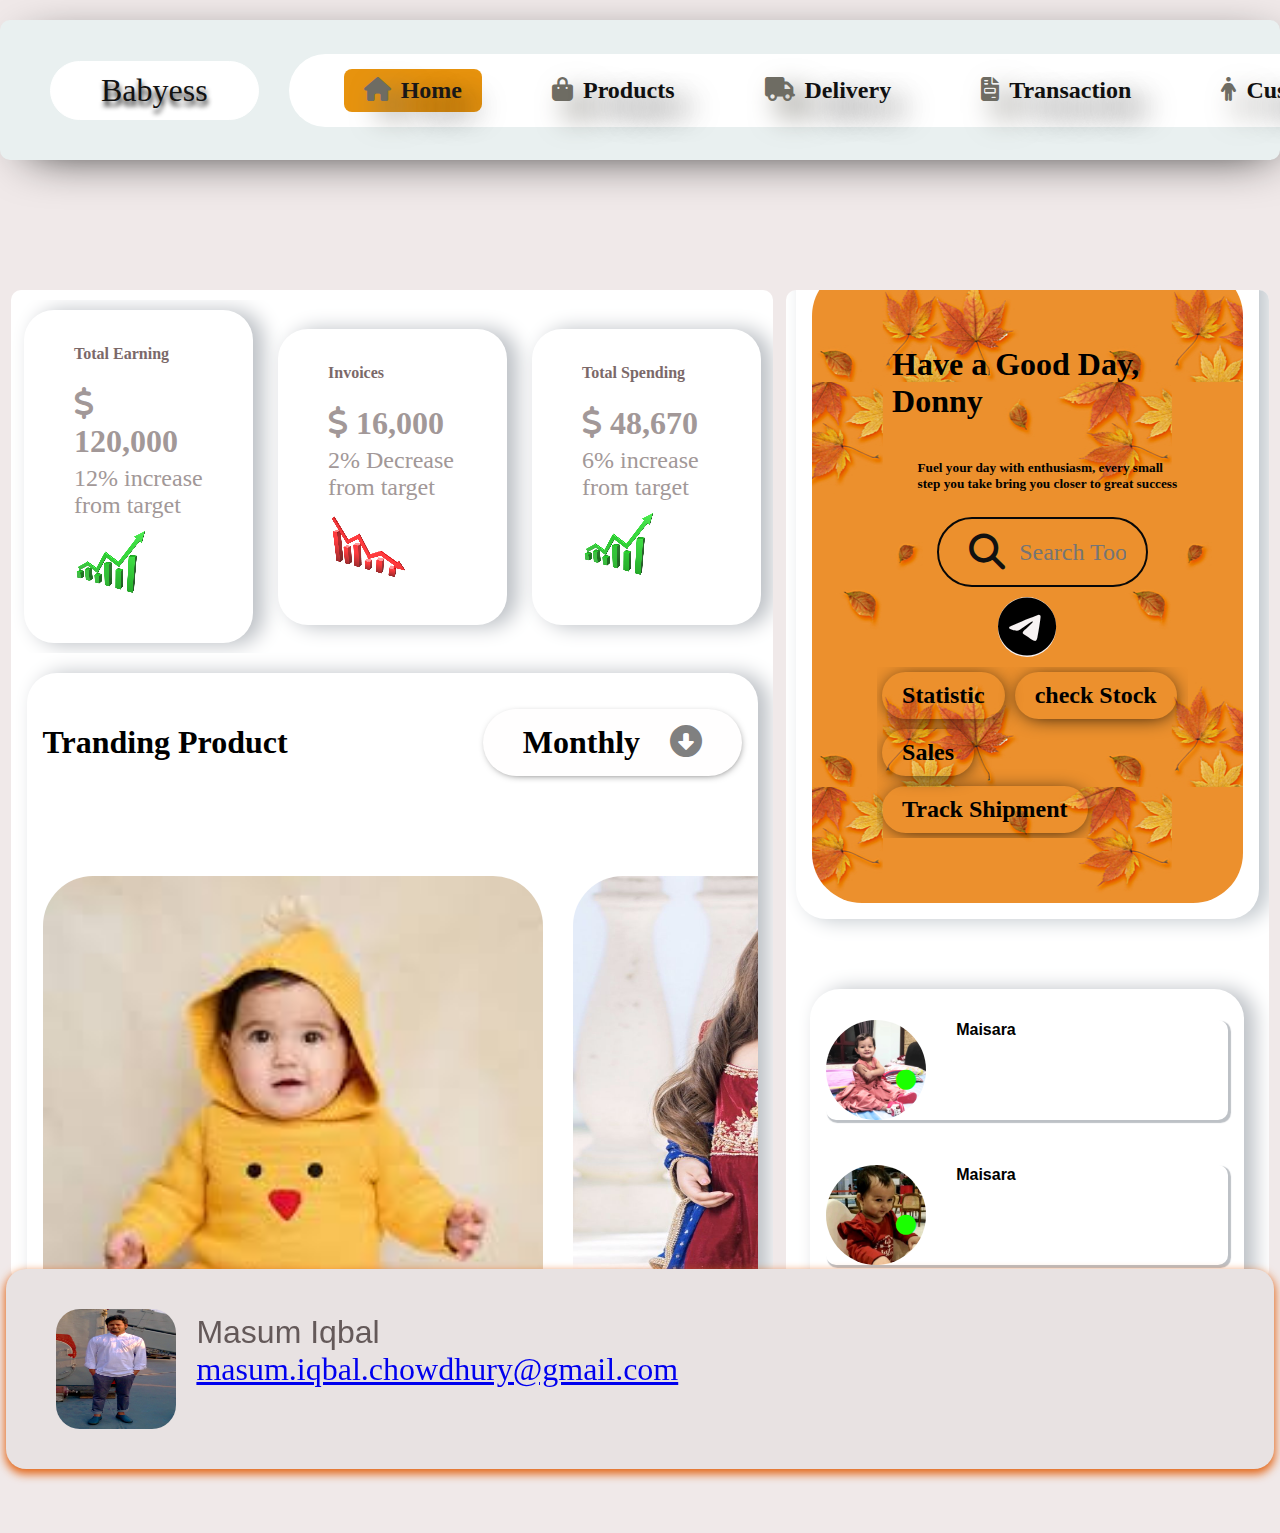
<file: Design-1/index.html>
<!DOCTYPE html>
<html lang="en">
<head>
    <meta charset="UTF-8">
    <meta name="viewport" content="width=device-width, initial-scale=1.0">
    <link rel="stylesheet" href=" https://cdnjs.cloudflare.com/ajax/libs/font-awesome/6.5.1/css/all.min.css">
    <link rel="stylesheet" href="https://fonts.googleapis.com/css2?family=Material+Symbols+Outlined:opsz,wght,FILL,GRAD@20..48,100..700,0..1,-50..200" />
    
    <link rel="stylesheet" type="text/css" href="style.css">
    <title>Babyess - Baby and kid's Fashion Responsive Dashboard</title>
</head>
<body>
    <nav>
        <div class="logo">Babyess</div>
        <input type="checkbox" id="click">
     <ul>
        <li><a class="active" href="#">
        <span class="icon"><i class="fa-solid fa-house"></i></span> Home</a>
        </li>

        <li><a class="" href="#">
        <span class="icon"><i class="fa-solid fa-bag-shopping"></i></span> Products</a>
        </li>

        <li> <a href="#">
        <span class="icon"><i class="fa-solid fa-truck"></i></span> Delivery</a>
        </li>

        <li><a href="#">
        <span class="icon"><i class="fa-solid fa-file-invoice"></i></span> Transaction</a>
        </li>

        <li><a href="#">
        <span class="icon"> <i class="fa-solid fa-person"></i></span> Customer</a>
        </li>
     </ul>

        <div class="search_bar">
        <input type="text" placeholder="Search Here" name="">
        <i class="fa-solid fa-magnifying-glass"></i> </div>
        <span class="bell-icon"> <i class="fa-regular fa-bell"></i></span>
        <label for="click" class="hamburger"><i class="fa-solid fa-bars"></i></label>
    </nav>
                                                  
     <div class="home">
     <div class="section-1">
        <div class="container-1">
       <div class="card">
       <div>
       <h4> Total Earning </h4><br> 
       <h3><span><i class="fa-solid fa-dollar-sign"></i></span> 120,000</h3>
       </div>
       <div>
       <p>12% increase from target </p>
       <img src="images/increase.jpg">
       </div>
       </div>   
       
      <div class="card">
      <div>
      <h4> Invoices </h4><br>
      <h3><span> <i class="fa-solid fa-dollar-sign"></i></span> 16,000</h3>
      </div>
      <div>
      <p>2% Decrease from target</p><Img src="images/decrease.jpg">
      </div>
      </div>   

      <div class="card">
        <div>
        <h4>Total Spending</h4><br>
        <h3><span><i class="fa-solid fa-dollar-sign"></i></span> 48,670</h3>
        </div>
        <div class="increase">
        <p>6% increase from target</p>
        <img " src="images/increase.jpg">
        </div>   
        </div> 
      </div>
                          
      <div class="container-2">
      <div class="container-2-bx">  
      <h1>Tranding Product</h1>
      <button class="container-2-btn"> Monthly <span><i class="fa-solid fa-circle-down"></i></span></button>
      
      <div class="container-3">
        
        <div class="image-1">
          <img src="images/image-1.jpg" >
          <div class="container-3-text-bx">
            <h2>Smile Squad <span> #1</span></h2> <p>Sweater</p>
          </div> 
      </div>
      <div class="image-2">
      <img src="images/image-2.jpg">
      <div class="container-3-text-bx">
        <h2>Aleina Wear..<span>#2</span></h2>
        <p>Wearpack</p>
      </div>
    </div>
    <div class="image-3">
      <img src="images/image-3.jpg">
      <div class="container-3-text-bx">
        <h2>Lean Sweater <span> #3</span></h2> 
        <p>Sweater</p>
      </div>
    </div>
  </div>
      <div class="image-bx">
<input type="radio" name="slide" id="image-1" checked >
<input type="radio" name="slide" id="image-2" >
<input type="radio" name="slide" id="image-3">
      </div>
    <div class="sales-record">
      <section class="table-header">
      <h1> Top Sales Products</h1>
      </section>
      <section class="sales-record-1">
         <table>
           <thead>
            <tr>
            <th>Id Product</th>
            <th>Name</th>
            <th>Price</th>
            <th>Sales</th>
            <th>tior</th>
            </tr>
          </thead>
          <tbody>
          <tr>
            <td><img src="images/image-1.jpg" alt="">#41220</td>
            <td> Alenia Wearpack</td>
            <td>$92.00</td>
            <td>5421 pcs</td>
            <td>#1</td>
          </tr>
          <tr>
            <td><img src="images/image-2.jpg" alt="">#41220</td>
            <td> Smile Squad</td>
            <td>$56.00</td>
            <td>4124 pcs</td>
            <td>#2</td>
          </tr>
        </tbody>
        </table>  
        </section>   

      </div>
    </div>
    </div>
    </div>
    <div class="section-2"> 
    <div class="sec-2-bx-1">
    <div class="side-card">
    <div class="text-box">
    <h1 class="text-heading">Have a Good Day, Donny </h1>
    <h5>Fuel your day with enthusiasm, every small<br>
    step you take bring you closer to great success </h5>
   </div>
                  
   <div class="search-bar">
   <div class="search-bar-2">
   <input type="text" placeholder="Search Tools Here" name="">
   <i class="fa-solid fa-magnifying-glass"></i>
   </div>
   <span class="telegram-icon">
   <i class="fa-brands fa-telegram"></i>
   </span>
   </div>
   <div class="button-bx">
   <button class="btn-1">Statistic</button>
   <button class="btn-1"> check Stock</button>
   <button class="btn-1">Sales</button>
   <button class="btn-1">Track Shipment</button>
   </div>
   </div>
   </div> 
    
   <div class="user-container">
   <div class="user-profile-1">
   <img src="images/pic-1.jpg">
   <h4 class="user-text"> Maisara</p>
   <span><i class="fa-solid fa-circle"></i></span>
   </div>
                  
   <div class="user-profile-2">
   <img src="images/pic-2.jpg">
   <h4 class="user-text"> Maisara</p>
   <span><i class="fa-solid fa-circle"></i></span>
   </div>
   <div class="user-profile-1">
   <img src="images/pic-1.jpg">
   <h4 class="user-text"> Maisara</p>
   <span><i class="fa-solid fa-circle"></i></span>
   </div>
                      
   <div class="user-profile-2">
   <img src="images/pic-2.jpg">
   <h4 class="user-text"> Maisara</p>
   <span><i class="fa-solid fa-circle"></i></span>
   </div>
                        
    <div class="user-profile-1">
    <img src="images/pic-1.jpg">
    <h4 class="user-text"> Maisara</p>
    <span><i class="fa-solid fa-circle"></i></span>
    </div>
    <div class="user-profile-2"> 
    <img src="images/pic-2.jpg">
    <h4 class="user-text"> Maisara</p> 
    <span><i class="fa-solid fa-circle"></i></span>
    </div>
                            
    <div class="user-profile-1">
    <img src="images/pic-1.jpg">
    <h4 class="user-text"> Maisara</p>
    <span><i class="fa-solid fa-circle"></i></span>
    </div>
    <div class="user-profile-2">
    <img src="images/pic-2.jpg">
    <h4 class="user-text"> Maisara</p>
    <span><i class="fa-solid fa-circle"></i></span>
    </div>
    </div>
    </div>
    </div>           
    </div>
    <footer> 
      <div class="footer">
        <img src="images/pic-3.jpg">
          <p> Masum Iqbal <br>   
         <a href="mailto: masum.iqbal.chowdhury@gmail.com">masum.iqbal.chowdhury@gmail.com</a></p>
      </div>
    </footer> 
  
 </body>
</html>
</file>
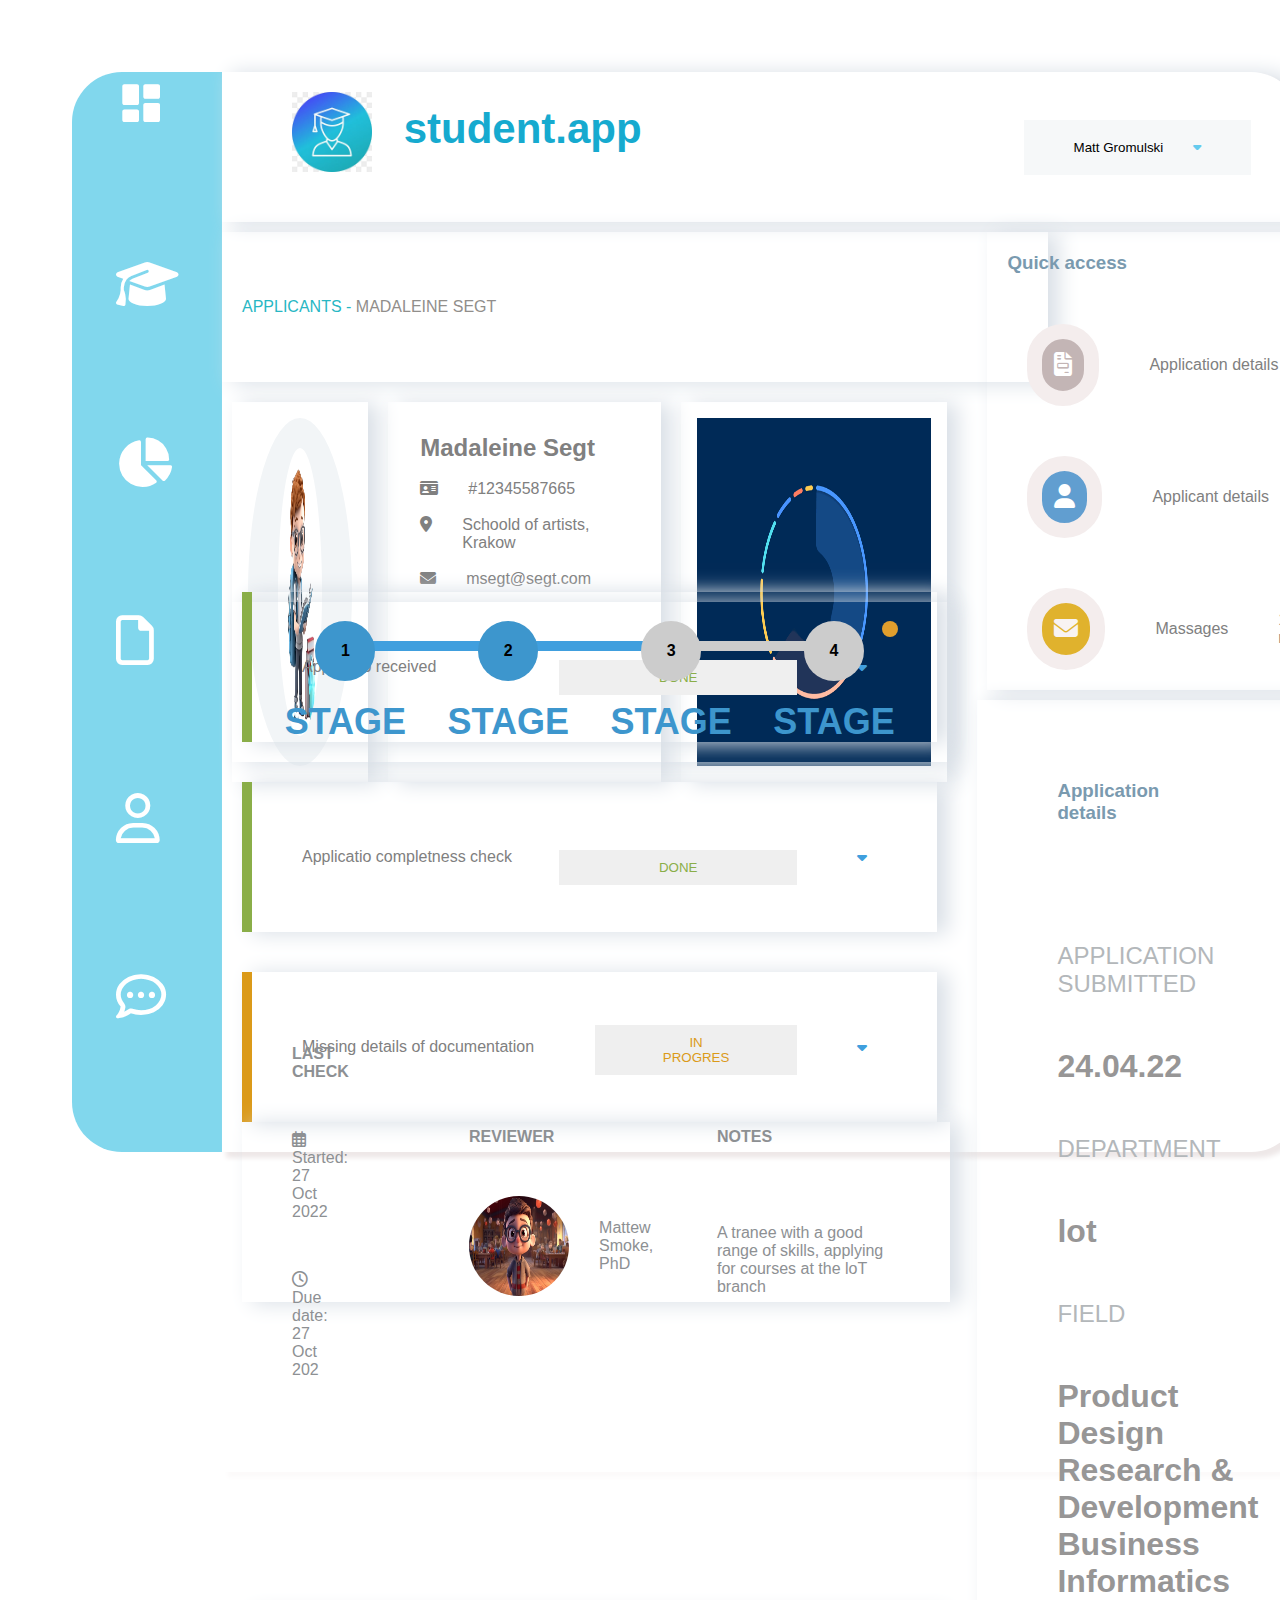
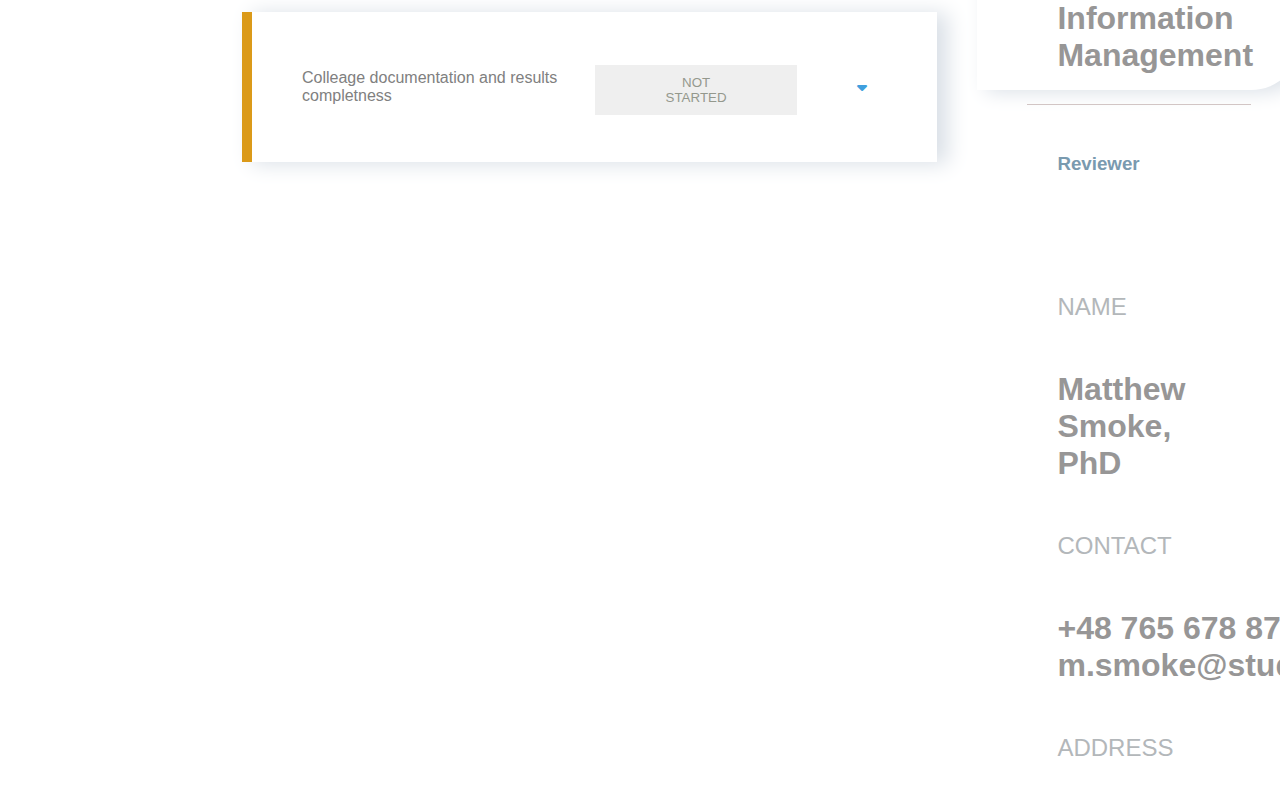
<file: Design-2/index.html>
<!DOCTYPE html>
<html lang="en">
<head>
    <meta charset="UTF-8">
    <meta name="viewport" content="width=device-width, initial-scale=1.0">
    <link rel="stylesheet" href=" https://cdnjs.cloudflare.com/ajax/libs/font-awesome/6.5.1/css/all.min.css">
    <link rel="stylesheet" href="https://fonts.googleapis.com/css2?family=Material+Symbols+Outlined:opsz,wght,FILL,GRAD@20..48,100..700,0..1,-50..200" />
    <link href='https://unpkg.com/boxicons@2.1.4/css/boxicons.min.css' rel='stylesheet'>
    <link rel="stylesheet" type="text/css" href="style.css">
    <title>Student Dashboard</title>
    <body>

        <div class= "main-container">
        <div class="sidebar">
            <ul>
                <li>
                    <a href="#"> <i class='bx bxs-dashboard'> </i></a>
                    <a href="#"> <i class="fa-solid fa-graduation-cap"></i></a>
                    <a href="#"> <i class="fa-solid fa-chart-pie"></i></a>
                    <a href="#"> <i class="fa-regular fa-file"></i></a> 
                    <a href="#"> <i class="fa-regular fa-user"></i></a>
                    <a href="#"> <i class="fa-regular fa-comment-dots"></i></a>
                </li>
            </ul>
        </div>
           <div class="hero-section">
           <header>
           <div class="top-nav">
           <h1> 
           <span class="logo"><img src="images/student-icon.jpg" alt="">
           </span> student.app</h1>
           </div>
           <div class="dropdown">
          <button class="dropbtn">Matt Gromulski 
            <span><i class="fa-solid fa-caret-down"></i></span> </button>
            </div>
        </header>
        <div class="text">
        <p>APPLICANTS - <span>MADALEINE SEGT</span> </p>
        </div>
        <div class="main-section">
            <div class="container-1"> 
            <div class="card-bx">
            <div class="card-1">
                <img src="images/student-img.jpg" alt="">
            </div>
            <div class="card-2">
             <h2>Madaleine Segt</h2><br>
             <p><i class="fa-solid fa-id-card"></i> <span>#12345587665</span></p><br>
             <p><i class="fa-solid fa-location-dot"></i> <span>Schoold of artists, Krakow</span></p><br>
             <p><i class="fa-solid fa-envelope"></i> <span>msegt@segt.com</span></p>
            </div>
            <div class="card-3">
                <img src="images/percentage.gif" alt="">
            </div>
            </div>
            <div class="step-progressbar">
                <div class="stepper-item completed">
                  <div class="step-counter">1</div>
                  <div class="step">STAGE</div>
                </div>
                <div class="stepper-item completed">
                  <div class="step-counter">2</div>
                  <div class="step">STAGE </div>
                </div>
                <div class="stepper-item active">
                    <div class="step-counter">3</div>
                    <div class="step">STAGE</div>
                </div>
                <div class="stepper-item">
                    <div class="step-counter">4</div>
                    <div class="step">STAGE</div>
                </div>
              </div>
              
              <div class="applicant">
              <div class="application-bx">
                <div class="application">
                <p> Applicatio received</p>
                </div>
                <div class="app-button">
                <button class="app-btn">DONE</button>
                <span><i class="fa-solid fa-caret-down"></i></span> 
                </div>
                </div>

                <div class="application-bx">
                <div class="application">
                    <p> Applicatio completness check</p>
                    </div>
                    <div class="app-button">
                    <button class="app-btn">DONE</button>
                    <span><i class="fa-solid fa-caret-down"></i></span> 
                    </div>
                    </div>
               
                <div class="application-bx-1">
                    <div class="application">
                    <p> Missing details of documentation</p>
                    </div>
                    <div class="app-button">
                <button class="app-btn-1">IN PROGRES</button>
                    <span><i class="fa-solid fa-caret-down"></i></span> 
                </div>
            </div>   
            <div class="applicant-review">
                <div class="a">
                    <h4>LAST CHECK</h4>
                    <p><span><i class="fa-regular fa-calendar-days"></i></span> Started: 27 Oct 2022</p>
                    <p><span><i class="fa-regular fa-clock"></i></span> Due date: 27 Oct 202</p>
                </div>
                <div class="b">
                   <H4>REVIEWER</H4>
                   <div class="reviewer">
                   <img src="images/img.jpg" alt=""> <p>Mattew<br>Smoke, PhD</p>
                   </div>
                </div>
                <div class="c">
                    <h4>NOTES</h4><br>
                    <p>A tranee with a good range of skills, applying for courses at the loT branch</p>
                </div>



            </div>
            <div class="application-bx-2">
            <div class="application">
            <p> Colleage documentation and results completness</p>
            </div>
            <div class="app-button">
            <button class="app-btn-2">NOT STARTED</button>
            <span><i class="fa-solid fa-caret-down"></i></span> 
            </div>
            </div>       
            </div>
            </div>

         <div class="container-2">
         <div class="access-card">
            <h3>Quick access</h3>
            <p> <span class="access-card-icon"><i class="fa-solid fa-file-invoice"></i></span> Application details</p>
            <p><span class="access-card-icon-applicant"><i class="fa-solid fa-user"></i></span> Applicant details</p>
            <p><span class="access-card-icon-msg"><i class="fa-solid fa-envelope"></i>
           </span> Massages <span>1 new</span>
           <span class="notification-number"> </span>  
           </p>
           </div>

        <div class="application-dtls-bx">
            <div class="application-dtls">
            <h3>Application details</h3>
            <br>
            <p>APPLICATION SUBMITTED</p>
            <H4>24.04.22</H4>
            <P>DEPARTMENT</P>
            <h4>lot</h4>
            <p>FIELD</p>
            <h4>
             Product Design  <br>
             Research & Development<br>
             Business Informatics<br>
             Information Management   
            </h4>
            </div>
            <br>
            <div class="application-review">
             <h3>Reviewer</h3>
             <br>
             <p>NAME</p>
             <H4>Matthew Smoke, PhD</H4>
             <p>CONTACT</p>
             <h4>+48 765 678 876<br>
             m.smoke@student.app</h4>
             <p>ADDRESS</p>

         </div>
         </div>
         </div>
        
</div>
</div>
</div>    
</body>
</html>
</file>
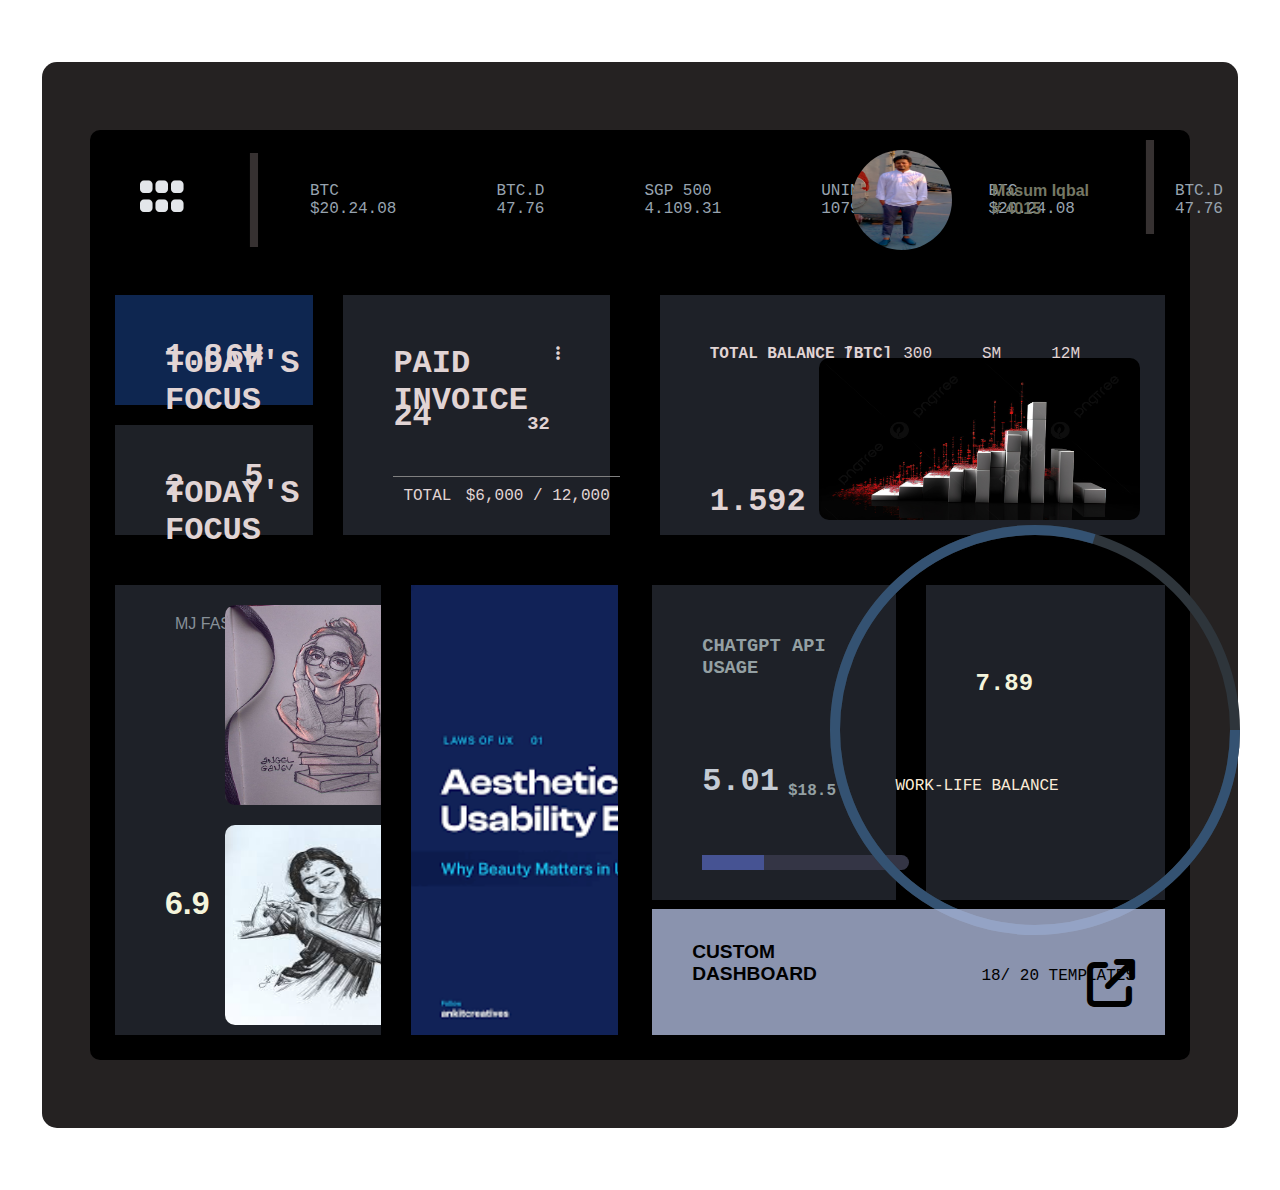
<file: Design-3/index.html>
<!DOCTYPE html>
<html lang="en">
<head>
    <meta charset="UTF-8">
    <meta name="viewport" content="width=device-width, initial-scale=1.0">
    <link rel="stylesheet" href=" https://cdnjs.cloudflare.com/ajax/libs/font-awesome/6.5.1/css/all.min.css">
    <link rel="stylesheet" href="https://fonts.googleapis.com/css2?family=Material+Symbols+Outlined:opsz,wght,FILL,GRAD@20..48,100..700,0..1,-50..200" />
    <link rel="stylesheet" type="text/css" href="style.css">
    <title>Personal Dashboard</title>
</head>
<body>
     <div class="main-container">
       <div class="container-1">
        <nav>
        <div class="nav">
        <label><i class="fa-solid fa-grip"></i><label>
        <span>|</span>
        </div>
        <div class="nav-text">
        <p> BTC <BR> $20.24.08</p>
        <p>BTC.D <BR> 47.76</p>
        <p>SGP 500<BR> 4.109.31</p>
        <p>UNINDEX<BR>1079.20</p>
        <span>|</span>
        <p> BTC <BR> $20.24.08</p>
        <p>BTC.D <BR> 47.76</p>
        <p>SGP 500<BR> 4.109.31</p>
        <p>UNINDEX<BR>1079.20</p>
        </div>
        <div class="image">
        <img src="images/pic-3.jpg" alt="">
        <p> Masum Iqbal<br># 4015</p>
        </div>
        </nav>
        <div class="part-1">
        <div class="card-bx">
        <div class="card-bx-left">
        <div class="card-1">
        <h4>TODAY'S FOCUS</4>
        <h1>1.8</h1>
        <p>6H</p>
        <span><i class="fa-solid fa-ellipsis-vertical"></i></span>
        </div>
        <div class="card-2">
          <h4>TODAY'S FOCUS</4>
            <h1>2</h1>
            <p>5</p>
        </div>
        </div>
        <div class="card-3">
          <h4>PAID INVOICE</4>
            <h1>24</h1>
            <h3>32</h3>
            <span><i class="fa-solid fa-ellipsis-vertical"></i></span>
            <div class="card-3-text">
            <P>TOTAL</P><p>$6,000 / 12,000</p>
         </div>
        </div>
        </div>
      
        <div class="card-bx-right">
        <div class="card-4">
          <h4>TOTAL BALANCE [BTC]</h4>
          <h1>1.592</h1>
          <img src="images/Economic-graph.jpg" alt="">
          <span><p>7</p> <p>300</p> <p>SM</p> <p>12M</p></span>
        </div>
        </div>
        </div>
        <div class="part-2">
        <div class="container-2">
        <div class="card-5">
        <P>MJ FAST OUR</p>
        <span><i class="fa-solid fa-arrow-up-right-from-square"></i></span>
        <h4>15H</h4>
        <h1>6.9</h1> 
        <div class="picturs">
           <p>LATEST WORK</p>
          <img src="images/img-1.jpg" alt="">
          <img src="images/img-2.jpg" alt="">
          <img src="images/img-3.jpg" alt="">
          <img src="images/img-4.jpg" alt="">
          <img src="images/img-5.jpg" alt="">
          <img src="images/img-6.jpg" alt="">
          </div>
        </div>
        <div class="card-6">
          <img src="images/aesthetic.jpg" alt="">
        </div>
        </div>
        <div class="container-3">
        <div class="card-7">
          <h3> CHATGPT API USAGE</h3>
          <h1>5.01</h1>
          <p> $18.5</p>
          <div class="skill-bar">
          <span class="skill-bar-percentage"></span>
          </div>
        </div>

        <div class="card-8">
           <div class="percentage">
            <svg>
              <circle cx="240"  cy="240" r="200"></circle>
              <circle cx="240" cy="240" r="200"></circle>
            </svg>
            <div class="number">
              <h2>7.89</h2>
              <p>WORK-LIFE BALANCE</p>
            </div>
           </div>
        </div>
        <div class="card-9">
          <span><i class="fa-solid fa-arrow-up-right-from-square"></i></span>
          <h3>CUSTOM<br> DASHBOARD</h3>
          <P>18/ 20 TEMPLATES</P>
          
        </div>
        </div>
        </div>
        </div>
        </div>



</div>
</div>
</body>        
</html>
</file>
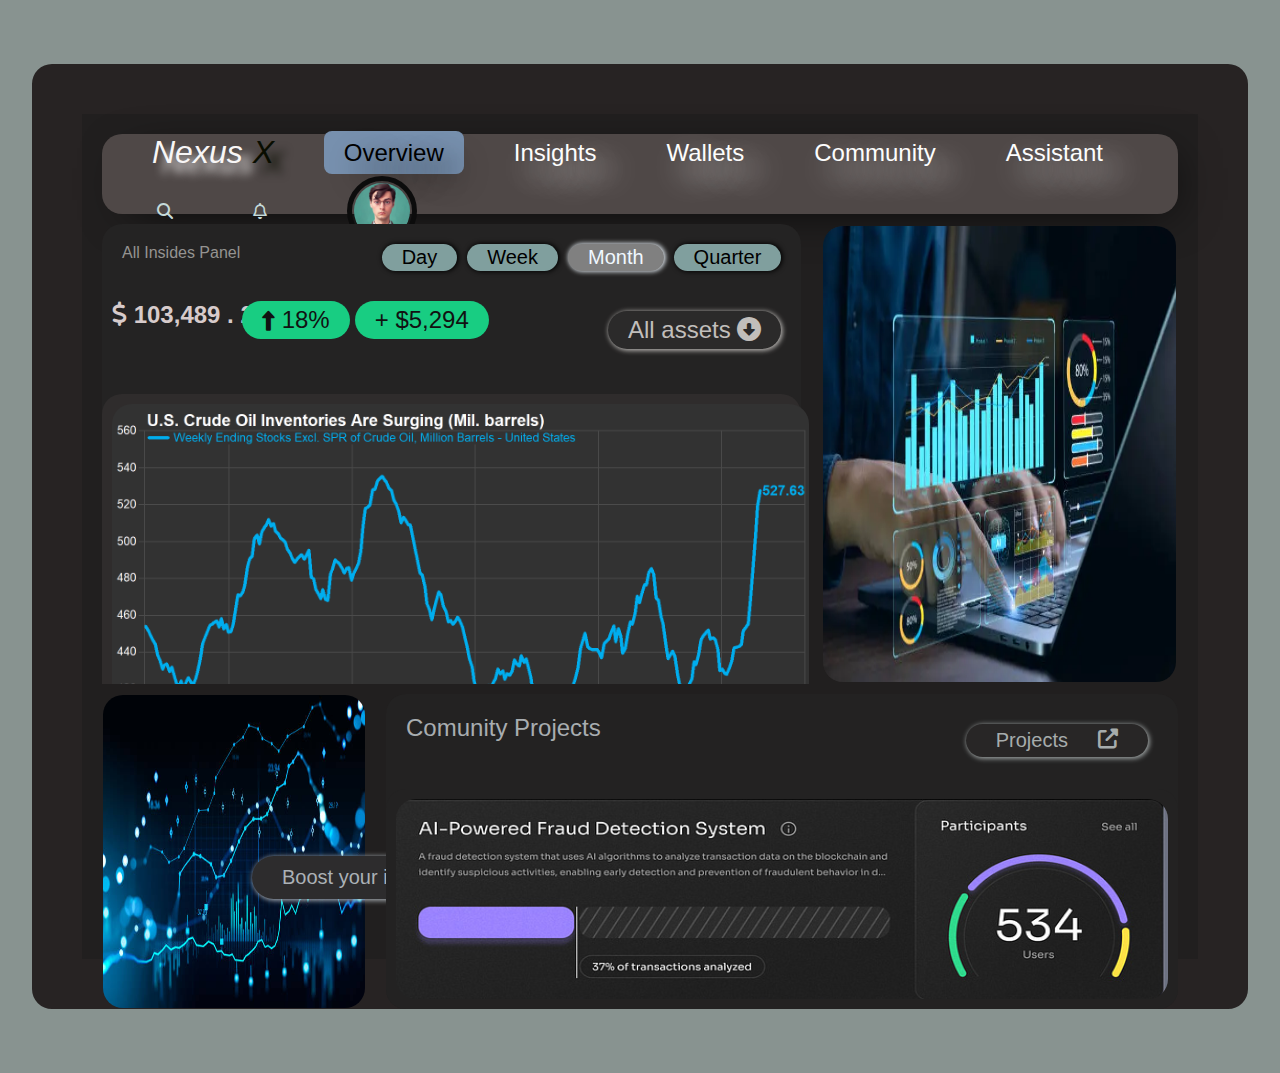
<file: design-4/index.html>
<!DOCTYPE html>
<html lang="en">
<head>
    <meta charset="UTF-8">
    <meta name="viewport" content="width=device-width, initial-scale=1.0">
    <link rel="stylesheet" href=" https://cdnjs.cloudflare.com/ajax/libs/font-awesome/6.5.1/css/all.min.css">
    <link rel="stylesheet" href="https://fonts.googleapis.com/css2?family=Material+Symbols+Outlined:opsz,wght,FILL,GRAD@20..48,100..700,0..1,-50..200" />
    <link rel="stylesheet" type="text/css" href="style.css">
    <title>Responsive Navbar</title>
</head>
<body>
    <div class="main-container">
    <nav>
        <div class="logo">Nexus<span>X</span> </div>
        <input type="checkbox" id="click">
        <label for="click" class="hamburger">
            <i class="fa-solid fa-bars"></i></label>
        <ul>
            <li><a class="active" href="#">Overview</a></li>
            <li><a href="#">Insights</a></li>
            <li><a href="#">Wallets </a></li> 
            <li><a href="#">Community</a></li>
            <li><a href="#">Assistant</a></li>
        </ul>
        <div class="profile">
            <i class="fa-solid fa-magnifying-glass"></i>
            <i class="fa-regular fa-bell"></i>
            <img src="images/pro.jpg" alt="" class="">
        </div>
    </nav>

    <div class="hero-section">
    <div class="container">
    <div class="div-1">
    <div class="div-1-btn">
    <p>All Insides Panel</p>
    <ul>
    <a href="" class="">Day</a>
    <a href="" class="">Week</a> 
    <a href="" class="active">Month</a> 
    <a href="" class="">Quarter</a> 
    </ul>
    </div>
    <div class="bx">
     <h2>
     <i class="fa-solid fa-dollar-sign"></i> 103,489<span> . 24</span>
     </h2>
     <ul class="btn-2">
     <a href="" class=""><i class="fa-solid fa-up-long"></i> 18%</a>
     <a href="" class=""> + $5,294</a>
     </ul>
     <button>All assets <i class="fa-solid fa-circle-down"></i> </button>
     </div>
            <div class="image">
                <img src="images/graph.jpg" alt="">
            </div>
        </div>
        <div class="div-2">
            <img src="images/analystic.jpg" alt="" >
        </div>
    </div>

    <div class="container-1">
        <div class="div-3">
            <img src="images/pic.jpg" alt="" class="">
            <button class="div-3-btn">Boost your insights</button>
        </div>

        <div class="div-4">
            <div class="div-4-bx">
                <p>Comunity Projects<p>
            <button class=" div-4-btn"> Projects <i class="fa-solid fa-up-right-from-square"></i></button>
            </div>
            <div class="div-4-img">
                <img src="images/pic-1.jpg" alt="" class="">
            </div>
        </div>

    </div>
    </div>
    </div>
</body>
</html>
</file>
<file: Design-1/style.css>
* {
  margin: 0;
  padding: 0;
  box-sizing: border-box;
  font-family: Cambria, Cochin, Georgia, Times, "Times New Roman", serif;
}

body {
  width: 100%;
  padding: 20px auto;
  margin: 20px auto;
  height: auto;
  background-color: rgb(240, 233, 233);
}

nav {
  display: flex;
  position: faxed;
  width: 100%;
  height: 140px;
  align-items: center;
  justify-content: space-between;
  background-color: rgb(233, 240, 240);
  padding: 20px 50px 20px 50px;
  border-radius: 10px;
  box-shadow: 10px 10px 50px -20px;
  font-family: cursive, Courier, sans-serif;
  overflow: hidden;
  gap: 30px;
  z-index: 1;
}
.logo {
  display: flex;
  position: relative;
  color: rgb(18, 18, 18);
  font-size: 2em;
  text-shadow: 1px 5px 5px;
  font-family: Lucida Sans;
  background-color: white;
  border: 1px solid white;
  margin: 0px;
  padding: 10px 50px;
  border-radius: 100px;
}
nav ul {
  display: flex;
  list-style: none;
  gap: 40px;
  font-size: 24px;
  text-shadow: 15px 15px 30px;
  background-color: white;
  padding: 10px 50px;
  border-radius: 50px;
  transition: all 0.5s;
  cursor:pointer;

}

#click {
  display: none;
}
nav ul li a {
  display: flex;
  color: rgb(16, 16, 16);
  font-weight: 600;
  text-decoration: none;
  font-size: 24px;
  margin: 5px;
  border-radius: 8px;
  padding: 8px 20px;
  transition: all ease .5s;
  
}


.hamburger {
  display: none;
}
nav ul li a:hover,
nav ul li a.active,
.bell-icon:hover {
  color: rgb(25, 24, 24);
  background: rgb(231, 147, 14);
  transition: all .5s ease;
}
.icon {
  margin-right: 10px;
  color: rgb(110, 108, 99);
}

.bell-icon {
  display: flex;
  margin-right: 100px;
  padding: 20px 40px;
  border-radius: 50px;
  font-size: 32px;
  color: rgb(126, 111, 111);
  background: rgb(255, 255, 255);
  cursor: pointer;
}
.search_bar {
  display: flex;
  align-items: center;
  position: relative;
  width: 35%;
  height: 70px;
  padding: 10px 40px;
  border-radius: 50px;
  background-color: white;
}
.search_bar input {
  position: relative;
  align-items: center;
  left: 50px;
  width: 100%;
  height: 2em;
  background-color: transparent;
  color: #131313;
  font-size: 32px;
  font-weight: 500;
  padding: 20px 30px;
  border-radius: 50px;
  border: none;
}
.search_bar i.fa-magnifying-glass {
  position: absolute;
  left: 20px;
  font-size: 36px;
  padding: 10px 15px;
  color: #a29898;
  cursor: pointer;
}
.home {
  display: flex;
  position: relative;
  align-items: center;
  width: 100%;
  height: auto;
  justify-content: space-between;
  border: none;
  margin: 5px auto;
  padding: 5px;
  top: 100px;
  flex-wrap: wrap;
  flex-flow: wrap;
  overflow: hidden;
}

.section-1 {
  display: flex;
  position: relative;
  align-items: center;
  flex-wrap: wrap;
  width: 60%;
  height: 110vh;
  padding: 20px auto;
  margin: 20px auto;
  background: white;
  border: none;
  border-radius: 10px;
  overflow: hidden;
}

.container-1 {
  display: flex;
  flex-wrap: wrap;
  position: relative;
  align-items: center;
  width: 100%;
  height: auto;
  margin: 10px auto;
  padding: 10px auto;
  overflow: hidden;
  justify-content: space-between;
  transition: all ease.5s;
}
.card {
  display: flex;
  position: relative;
  justify-content: space-between;
  align-items: center;
  flex-wrap: wrap;
  height: auto;
  overflow: hidden;
  flex-basis: 30%;
  border: none;
  border-radius: 30px;
  background-color: white;
  padding: 35px 50px;
  margin: 10px auto;
  box-shadow: 10px 1px 20px 0.5px rgb(189, 193, 198);
  transition: all ease.5s;
}

.container-2 {
  display: flex;
  position: relative;
  width: 96%;
  height: auto;
  padding: 10px auto;
  margin: 10px auto;
  top: 0vh;
  justify-content: space-between;
  overflow: hidden;
  background: white;
  cursor: pointer;
  box-shadow: 10px 1px 20px 0.5px rgb(189, 193, 198);
  transition: all ease.4s;
  border: none;
  border-radius: 30px;
}

.container-2-bx {
  display: flex;
  padding: 1em;
  margin: 20px auto;
  align-items: center;
  flex-wrap: wrap;
  width: 100%;
  justify-content: space-between;
  border: none;
}
.container-2-btn {
  display: flex;
  padding: 15px 40px;
  font-weight: 700;
  border-radius: 50px;
  background: rgb(255, 254, 254);
  font-size: 32px;
  border: none;
  align-items: center;
  cursor: progress;
  box-shadow: 1px 2px 10px -5px;
}

.container-2-btn span {
  color: grey;
  margin-left: 30px;
  cursor: pointer;
}

.container-3 {
  display: flex;
  gap: 30px;
  justify-content: space-between;
  padding: 20px auto;
  margin: 20px auto;
  width: 100%;
  height: auto;
  border: none;
  border-radius: 30px;
  margin-top: 100px;
}

.image-1 img {
  width: 500px;
  height: 600px;
  border-radius: 50px;
  margin-bottom: 30px;
}
.image-2 img {
  width: 500px;
  height: 600px;
  border-radius: 50px;
  margin-bottom: 30px;
}
.image-3 img {
  width: 500px;
  height: 600px;
  border-radius: 50px;
  margin-bottom: 30px;
}
.container-3-text-bx {
  display: flex;
  margin-top: -210px;
  gap:10px;
  height: 180px;
  width: 500px;
  padding: 40px;
  opacity: 0.6;
  background: rgb(23, 22, 22);
  border-bottom-left-radius: 50px;
  border-bottom-right-radius: 50px;
  overflow: hidden;
}

.sales-record {
  display: flex;
  flex-direction: column;
  margin: 10px auto;
  width: 100%;
  height: auto;
  justify-content: center;
}

.sales-record table {
  text-align: justify;
  align-items: center;
  width: 100%;
  height: auto;
  background-color: #fdfafa;
  border-radius: 20px;
  box-shadow: 2px 2px 1px 0.5px rgb(189, 193, 198);
}

.table-header {
  display: flex;
  width: 100%;
  height: auto;
  margin: 30px auto;
}

td img {
  width: 100px;
  height: 100px;
  margin-right: 1rem;
  border-radius: 50%;
  vertical-align: middle;
}
table,
th,
td {
  padding: 15px;
  margin: 10px;
}

thead th {
  position: sticky;
  top: 0px;
  left: 180px;
  align-items: flex-start;
  justify-content: flex-start;
  color: #a29898;
}

tbody tr:nth-child(even) {
  background-color: #f7f1f1;
}

tbody tr:hover {
  background: #e6e0e0;
}

td {
  font-weight: 700;
}

.section-2 {
  display: flex;
  position: relative;
  align-items: center;
  flex-wrap: wrap;
  width: 38%;
  height: 110vh;
  padding: 20px auto;
  margin: 10px auto;
  background: white;
  border: none;
  border-radius: 10px;
  overflow: hidden;
}
.sec-2-bx-1 {
  display: flex;
  flex-wrap: wrap;
  position: relative;
  width: 100%;
  height: auto;
  top: -50px;
  margin: 10px;
  padding: 1em;
  border-radius: 30px;
  box-shadow: 10px 1px 20px 0.5px rgb(196, 202, 207);
}

.side-card {
  display: flex;
  position: relative;
  background-image: url(images/BgImage.jpg);
  background-position: center center;
  flex-wrap: wrap;
  flex-flow: wrap;
  padding: 60px;
  overflow: hidden;
  border-radius: 50px;
}

.text-box {
  display: flex;
  width: 100%;
  height: auto;
  position: relative;
  flex-wrap: wrap;
  flex-flow: wrap;
  justify-items: center;
  align-items: center;
  overflow: hidden;
  gap: 40px;
  margin: 20px auto;
  padding: 20px auto;
  flex-direction: column;
  left: 20px;
}

.button-bx {
  display: flex;
  position: relative;
  flex-wrap: wrap;
  overflow: hidden;
  height: auto;
  align-items: center;
  gap: 10px;
  padding: 5px;
  margin: 5px auto;
  left: 5px;
  border: none;
}
.search-bar {
  display: flex;
  position: relative;
  flex-wrap: wrap;
  width: 100%;
  height: auto;
  justify-content: center;
  align-items: center;
  gap: 10px;
  padding: 5px;
}

.search-bar-2 {
  display: flex;
  align-items: center;
  position: relative;
  width: 70%;
  height: 70px;
  margin-left: 30px;
  padding: 10px 40px;
  border-radius: 50px;
  background: transparent;
  border: 2px solid;
  color: #080808;
  text-decoration: none;
}
.search-bar-2 input {
  flex-flow: wrap;
  position: relative;
  align-items: center;
  justify-content: center;
  left: 30px;
  width: 100%;
  height: 2em;
  background-color: transparent;
  font-size: 24px;
  font-weight: 500;
  padding: 32px 10px;
  border-radius: 50px;
  border: none;
}
.search-bar-2 i.fa-magnifying-glass {
  position: absolute;
  left: 10px;
  font-size: 36px;
  padding: 10px 20px;
  color: #111111;
  cursor: pointer;
  align-items: center;
  justify-content: center;
}
.telegram-icon {
  display: flex;
  position: relative;
  background: rgb(247, 242, 242);
  border-radius: 100px;
  border: none;
  font-size: 60px;
  cursor: pointer;
}

.btn-1 {
  display: flex;
  overflow: hidden;
  padding: 10px 20px;
  font-weight: 700;
  border-radius: 50px;
  background: transparent;
  font-size: 24px;
  border: none;
  align-items: center;
  cursor: pointer;
  box-shadow: 1px 2px 20px -5px;
}
.btn-1:hover {
  color: rgb(249, 248, 248);
  background: #ed9a52;
  font-weight: 800;
  transition: all ease 0.5s;
  transform: scale(1.09);
}

.user-container {
  display: flex;
  position: relative;
  flex-direction: column;
  align-items: center;
  width: 90%;
  height: 55vh;
  padding: 1em;
  margin: 10px auto;
  border-radius: 30px;
  overflow-x: hidden;
  overflow-y: scroll;
  scroll-snap-type: y-mandatory;
  box-shadow: 10px 1px 20px 0.5px rgb(189, 193, 198);
  scroll-behavior: smooth;
}

.user-profile-1 {
  display: flex;
  position: relative;
  align-items: flex-start;
  gap: 30px;
  width: 100%;
  height: auto;
  flex-flow: wrap;
  text-decoration: none;
  border: none;
  margin: 20px auto;
  padding: 10px auto;
  bottom: 5px;
  box-shadow: 2px 2px 1px 0.5px rgb(189, 193, 198);
  border-radius: 10px;
  cursor: pointer;
}

.user-profile-2 {
  display: flex;
  align-items: flex-start;
  gap: 30px;
  width: 100%;
  height: 100px;
  flex-flow: wrap;
  text-decoration: none;
  border: none;
  margin: 20px auto;
  padding: 10px auto;
  box-shadow: 2px 2px 1px 0.5px rgb(189, 193, 198);
  border-radius: 10px;
  cursor: pointer;
}

.user-text {
  display: flex;
  position: relative;
  align-items: center;
  color: black;
  font-family: Verdana, Geneva, Tahoma, sans-serif;
}
.user-profile-1 span {
  display: flex;
  position: relative;
  top: 50px;
  left: -120px;
  color: rgb(26, 255, 0);
  font-size: 20px;
}

.user-profile-2 span {
  display: flex;
  position: relative;
  top: 50px;
  left: -120px;
  color: rgb(26, 255, 0);
  font-size: 20px;
}

.user-profile-1 img {
  width: 100px;
  height: 100px;
  border-radius: 50%;
}

.user-profile-2 img {
  width: 100px;
  height: 100px;
  border-radius: 50%;
}

p {
  font-size: 24px;
  margin-top: 5px;
  margin-bottom: 5px;
  color: #a29898;
}
h4 {
  display: flex;
  margin-bottom: 5px;
  color: #7b6969;
}
h3 {
  font-size: 32px;
  color: #a29898;
}
h2 {
  color: white;
}
.bx p {
  color: white;
  font-size: 24px;
  margin-left: 10px;
  text-align-last: right;
}
.bx span {
  margin-left: 10px;
  margin-right: 20px;
}

.container-1 :hover {
  color: white;
  background-color: rgb(231, 141, 17);
  transform: scale(1.1);
}

.container-2-btn span:hover {
  color: rgb(243, 158, 30);
}
.container-2-btn:hover {
  color: rgb(249, 248, 248);
  font-weight: 800;
  background: #7b989c;
  transition: all ease 0.5s;
  transform: scale(1.09);
}
.image-1:hover,
.image-2:hover,
.image-3:hover {
  transform: scale(1.1);
  box-shadow: 5px 5px 5px 10px rgb(247, 248, 250);
  background-color: #e48735;
  transition: all ease 0.5s;
  border-radius: 50px;
  height: 620px;
}

footer {
  display: flex;
  position: relative;
  align-items: center;
  margin: 4em auto;
  padding: 2em auto;
  background: rgb(232, 226, 226);
  width: 99%;
  height: 200px;
  border-radius: 20px;
  box-shadow: 0px 4px 10px 0.4px rgb(227, 101, 22);
}
.footer {
  display: flex;
  position: relative;
  flex-wrap: wrap;
}
.footer img {
  width: 120px;
  height: 120px;
  border-radius: 20%;
  margin-left: 50px;
  margin-right: 20px;
  vertical-align: middle;
}

.footer p {
  color: #645959;
  font-family: Impact, Haettenschweiler, "Arial Narrow Bold", sans-serif;
  font-size: 32px;
}

.image-bx {
  display: none;
}


@media (max-width: 767px) {
  #click:checked ~ .hamburger i::before {
    content: "\f00d";
  }

  nav {

    width: 99%;
    padding: 20px auto;
    gap: 10px;
  }
  
  
  nav ul{
    display: block;
    position: fixed;
    top: 200px;
    left: -100%;
    width: 98%;
    align-items: center;
    transform: all 0.5s ease;
    border-radius: 20px;
  }
  

  #click:checked ~ ul {
    left: 0%;
  }

  nav ul li {
    margin: 30px 0px;
  }

  nav ul li a {
    font-size: 24px;
    border-radius: 20px;
    border-top-right-radius: 50px;
    border-bottom-right-radius: 50px;
    transition: all 0.5s ease;
    
    
  }
    nav ul li a:hover,
    nav ul li a.active{
        color: rgb(250, 248, 248);
        }
  
  .hamburger {
    display: block;
    position: relative;
    right: 100px;
    font-size: 50px;
    padding: 10px 20px;
    color: rgb(183, 189, 190);
    background: white;
    border-radius: 30px;
  }

  .hamburger:hover{
    background-color: #e48735;
  }

  h1 {
    display: block;
    flex-direction: column;
    align-items: center;
    margin: 40px 200px;
    padding: 10px;
  }

  .logo {
    position: relative;
    right: -20px;
    padding: 15px 10px;
    margin: 10px;
    margin-left: -60px;
    font-size: 36px;
    font-weight:bolder; 
  }

  .search_bar {
    display: flex;
    padding: 5px 50px;
    width: 100%;
    margin: 5px;
  }

  .search_bar i.fa-magnifying-glass {
    position: absolute;
    left: 5px;
    font-size: 32px;
    padding: 5px;
    color: #a29898;
    cursor: pointer;
  }

  .search_bar input {
    position: relative;
    align-items: center;
    left: 15px;
    width: 100%;
    height: 2em;
    font-size: 32px;
    font-weight: 300;
    padding: 5px 80px;
    
  }

   .bell-icon {
    width: 10px;
    height: auto;
    justify-content: center;
    align-items: center;
  } 
  
  .home {
    display: block;
    flex-direction: column;
    width: 100%;
    height: auto;
  }

  .section-1 {
    display: flex;
    position: relative;
    margin: 20px auto;
    padding: 20px auto;
    flex-direction: column;
    width: 100%;
    height: auto;
    top: 450px;
  }

  .container-1 {
    display: flex;
    position: relative;
    flex-direction: column;
    width: 95%;
    height: auto;
    margin: 30px auto;
    padding: 10px auto;
    overflow: auto;
  }

  .card {
    display: flex;
    position: relative;
    width: 95%;
    height: 200px;
    padding: 40px 60px;
    margin: 30px auto;
  }
  
  .container-2 {
    display: block;
    position: relative;
    align-items: center;
    flex-direction: column;
    width: 95%;
    height: auto;
    margin: 20px auto;
    top: 40px;
    padding: 10px auto;
  }

  .image-bx {
    display: flex;
    position: relative;
    align-items: center;
    justify-content: center;
    width: 60%;
    height: 50px;
    gap: 20px;
    padding: 80px;
    top: -200px;
  }

  .container-2-bx {
    position: relative;
    flex-direction: column;
    width: 100%;
    height: auto;
    margin: 10px auto;
    padding: 0px;
    align-items: center;
    justify-content: center;
  }

  .container-2-btn {
    position: relative;
    width: auto;
    padding: 15px 25px;
    top: 10px;
    left: -40px;
    align-items: center;
    justify-content: center;
  }

  h1 {
    position: relative;
    align-items: center;
    left: -40px;
  }

  .container-3 {
    position: relative;
    width: 100%;
    margin: 10px auto;
    padding: 10px;
    height: auto;
    left: -20px;
    top: 50px;
    overflow: hidden;
  }

  .container-3-text-bx {
    position: relative;
    flex-direction: column;
    width: 100%;
    height: 170px;
    margin: 10px auto;
    top: -210px;
    padding: 30px;
    overflow: hidden;
  }

  .sales-record {
    position: relative;
    width: 100%;
    height: auto;
    margin: 10px auto;
    top: -250px;
    left: -40px;
  }

  .table-header {
    display: flex;
    position: relative;
    align-items: flex-start;
    left: -120px;
  }

  td img {
    width: 100px;
    height: 100px;
    margin-right: 1rem;
    border-radius: 50%;
    vertical-align: middle;
  }
  table,
  th,
  td {
    padding: 15px;
    margin: 10px;
    text-align: center;
    justify-content: center;
  }

  thead th {
    position: relative;
    top: 0;
    left: 0;
    align-items: flex-start;
    justify-content: flex-start;
  }

  .section-2 {
    display: block;
    position: relative;
    width: 100%;
    height: auto;
    margin: 20px auto;
    top: 280px;
    flex-direction: column;
    align-items: center;
    justify-content: center;
  }

  .sec-2-bx-1 {
    display: flex;
    flex-wrap: wrap;
    position: relative;
    width: 95%;
    height: auto;
    top: 0px;
    margin: 10px;
    padding: 1rem;
    border-radius: 30px;
    box-shadow: 10px 1px 20px 0.5px rgb(196, 202, 207);
  }

  .side-card {
    display: flex;
    position: relative;
    padding: 20px;
    margin: 10px auto;
    align-items: center;
    justify-content: center;
    border-radius: 30px;
  }

  .text-box {
    display: flex;
    width: 100%;
    height: auto;
    position: relative;
    flex-wrap: wrap;
    align-items: center;
    gap: 40px;
    margin: 10px auto;
    padding: 10px auto;
    left: -50px;
  }

  footer {
    display: flex;
    position: relative;
    flex-wrap: wrap;
    top: 100px;
    width: 90%;
    height: auto;
    margin: 10px;
    padding: 20px;
    align-items: center;
    justify-content: center;
    background-color: #f4eeee;
  }
  .footer {
    display: flex;
    position: relative;
    width: 90%;
    height: auto;
    margin: 10px;
    padding: 10px;
    align-items: center;
    justify-content: center;
  }
  .footer img {
    width: 120px;
    height: 120px;
    border-radius: 20px;
  }
  .footer p {
    text-align: center;
    font-size: 24px;
  }
}
</file>
<file: Design-2/style.css>
*{
    margin: 0;
    padding: 0;
    box-sizing: border-box;
    font-family: 'Franklin Gothic Medium', 'Arial Narrow', Arial, sans-serif;
}
body{
    display: flex;
    margin: 20px 20px;
    padding: 2em;
    
}

.main-container{
    display: flex;
    position: relative; 
    flex-wrap: wrap;
    width: 100%;
    height:120vh;
    padding: 10px;
    margin: 10px;
    border-radius: 50px;
    
}
.sidebar{
    display: flex;
    position: absolute;
    width: 150px;
    height: 120vh;
    background-color: rgb(129, 215, 237);
    border-bottom-left-radius: 50px;
    border-top-left-radius: 50px;
    justify-content: center;
    align-items: center;
    transition: all .3s ease;
    border: none;
}
.sidebar li{
    width: 100%;
    height: auto;
    list-style: none;
}

.sidebar a{
    display: block;
    font-size: 50px;
    margin-bottom: 120px;
    color: white;
}

 .sidebar  a:hover{ 
    display: flex;
    flex-wrap: wrap;
    background: white;
    color: rgb(96, 181, 238);
    transform: scale(1.1);
    transition: all .5s ease; 
    font-size: 60px;
    padding: 10px 30px;
    margin-left: 10px;
    border-top-left-radius: 30px;
    border-bottom-left-radius: 30px;   
    
}
.hero-section {
    display: flex;
    position: relative;
    flex-wrap: wrap;
    width: 95%;
    left: 150px;
    height: 120vh;
    border-top-right-radius: 50px;
    border-bottom-right-radius: 50px;
    box-shadow: 5px 5px 5px .5px rgb(238, 232, 232); 
    border: none;
    
  }

header{
    display: flex;
    justify-content: space-between;
    align-items: center;
    position: relative;
    width: 100%;
    height: 150px;
    padding: 50px;
    box-shadow: 10px 1px 20px 0.5px rgb(218, 224, 231);  
    border-top-right-radius: 50px;
} 

.top-nav{
    width: 100%;
    height: 150px;
    display: inline-block;
    align-items: center;

}

.logo img{
    width: 120px;
    height: 120px;
    padding: 20px;
    vertical-align: middle;  
}
h1{
    color: rgb(22, 170, 207);
    font-size: 42px;
}
.dropdown{
    display: flex;
    width: 100%;
    height: auto;
    align-items:flex-end;
    justify-content: end;
}
.dropbtn{
    padding: 20px 50px;
    display: flex;
    gap: 30px;
    border: none;
    cursor: pointer;
    background-color: rgb(246, 248, 249);
}
.dropbtn span{
    color: rgb(100, 203, 238);
}
.text{
    display: flex;
    position: relative;
    width: 76.5%;
    height: 150px;
    align-items: center;
    padding: 20px;
    box-shadow: 10px 1px 20px 0.5px rgb(218, 224, 231);  
    top: 10px;

}
.text p{
    color: rgb(40, 183, 196);
}
.text span{
    color: rgb(145, 142, 139);
}
.main-section{
    display:flex;
    position: relative;
    width: 100%;
    gap: 20px;
    margin-top: 20px;
    height: 120vh;
    box-shadow: 5px 5px 5px .5px rgb(252, 250, 250); 
}

.container-1{
    display: flex;
    position: relative;
    flex-wrap: wrap;
    width: 100%;
    height: 105vh;
}

.card-bx{
    display: flex;
    width: 100%;
    height: 400px;
    align-items: center;
}

.card-1{
    width: 20%;
    height: 95%;
    margin: 10px;
    padding: 1em;
    box-shadow: 10px 1px 20px 0.5px rgb(218, 224, 231);  
}
.card-1 img{
    width: 100%;
    height: 100%;
    border: 30px solid rgb(242, 245, 247);
    border-radius:100%;

}
.card-2{
    
    width: 40%;
    height: 95%;
    margin: 10px;
    padding: 2em;
    color: gray;
    box-shadow: 10px 1px 20px 0.5px rgb(218, 224, 231);  
}
.card-2 p{
display: flex;
gap: 30px;
}

.card-3{
    width: 40%;
    height: 95%;
    margin: 10px;
    box-shadow: 10px 1px 20px 0.5px rgb(218, 224, 231);  
}
.card-3 img{
    width: 100%;
    height: 100%;
    padding: 1em;
}

.step-progressbar {
    display: flex;
    position: relative;
    top:-200px;
    margin: 10px;
    justify-content: space-between;
    box-shadow: 10px 1px 20px 0.5px rgb(218, 224, 231);  
    width: 100%;
    height: 160px;
    align-items: center;
    padding: 2em;
  }
  .stepper-item {
    position: relative;
    display: flex;
    flex-direction: column;
    align-items: center;
    flex: 1;
    
}
.stepper-item .step-counter {
    position: relative;
    z-index: 5;
    display: flex;
    justify-content: center;
    align-items: center;
    width: 60px;
    height: 60px;
    font-weight: 800;
    border-radius: 50%;
    background: #ccc;
    margin-bottom: 20px;
}

  .stepper-item::before {
    position: absolute;
    content: "";
    border-bottom: 10px solid #ccc;
    width: 100%;
    top: 20px;
    left: -50%;
    z-index: 2;
}
  
.stepper-item::after {
    position: absolute;
    content: "";
    border-bottom: 10px solid #ccc;
    width: 100%;
    top: 20px;
    left: 50%;
    z-index: 4;
}
  .stepper-item.completed::after {
      position: absolute;
      content: "";
      border-bottom: 10px solid #409fde;
    width: 100%;
    top: 20px;
    left: 50%;
    z-index: 3;
}
  .step{
    font-weight: 800;
    color: #3d96cd;
    font-size: 36px;
}

  .stepper-item.completed .step-counter {
      background-color: #3d96cd;
      
    }
  
  .stepper-item:first-child::before {
    content: none;
  }

  .stepper-item:last-child::after {
    content: none;
}

.container-2{
    display: flex;
    position: relative;
    flex-direction: column;
    top:-170px;
    width: 30%;
    height: 110vh;
    

}
  .applicant{
    display: flex;
    position: relative;
    top: -350px;
    flex-direction: column;
    width: 100%;
    height: 600px;
    margin: 10px;
    padding: 10px;
    gap:40px;
    
}
.application-bx{
    display: flex;
    justify-content: space-between;
    align-items: center;
    position: relative;
    top:-50px;
    width: 100%;
    height: 150px;
    padding: 50px;
    box-shadow: 10px 1px 20px 0.5px rgb(218, 224, 231);  
    border-left: 10px solid  rgb(138, 174, 72);   ;
    
}
  .application-bx-1{
    display: flex;
    justify-content: space-between;
    align-items: center;
    position: relative;
    top:-50px;
    width: 100%;
    height: 150px;
    padding: 50px;
    box-shadow: 10px 1px 20px 0.5px rgb(218, 224, 231);  
    border-left: 10px solid  rgb(219, 154, 25);   ;
    
} 
 .application{
    width: 100%;
    display: inline-block;
    align-items: center;

}
 .application p{
    color: grey;
}
 .app-button{
    display: flex;
    position: relative;
    gap: 40px;
    width: 100%;
    height: auto;
    align-items:flex-end;
    justify-content: end;

}
 .app-btn{
     display: flex;
     padding: 10px 100px;
     border: none;
     color: rgb(138, 174, 72);
    }
.app-btn-1{
    display: flex; 
    padding: 10px 60px;
    border: none;
    color: rgb(219, 154, 25);
}
.app-button span{
    display: flex;
    align-items: center;
    padding: 20px;
    color:#409fde
}

.applicant-review{
    display: flex;
    position: absolute;
    justify-content: space-between;
    top:490px;
    width: 99%;
    height: 20vh;
    box-shadow: 10px 1px 20px 0.5px rgb(218, 224, 231);  
    
}
.reviewer{
    display:flex;
    align-items: center;
    gap: 30px;
}
.a{
    display: flex;
    flex-direction: column;
    justify-content: center;
    gap: 50px;
    width: 20%;
    padding: 50px;
    color: #8d9093; 

}
.a span{
    position: relative;
    right: 20px;
    padding: 20px;
    
}
.b{
    display: flex;
    flex-direction: column;
    justify-content: center;
    gap: 50px;
    width: 30%;
    padding: 50px;
    color: #8d9093; 
    
}
.b img{
    width: 100px;
    height: 100px;
    border-radius: 50px;
}
.c{
    display: flex;
    flex-direction: column;
    justify-content: center;
    gap: 30px;
    width: 40%;
    padding: 50px;
    color: #8d9093;  
   
}
.application-bx-2{
    display: flex;
    justify-content: space-between;
    align-items: center;
    position: relative;
    top:400px;
    width: 100%;
    height: 150px;
    padding: 50px;
    box-shadow: 10px 1px 20px 0.5px rgb(218, 224, 231);  
    border-left: 10px solid  rgb(219, 154, 25);   ;
    
}
.app-btn-2{
    display: flex;
    padding: 10px 60px;
    border: none;
    color: rgb(148, 152, 141);
}

.access-card{
    display: flex;
    flex-direction: column;
    gap: 50px;
    width: 99%;
    height: 500px;
    padding: 20px;
    margin: 10px;
    box-shadow: 10px 1px 20px 0.5px rgb(218, 224, 231);  
    
}
.access-card p{
    align-items: center;
    display: flex;
    gap: 50px;
    position: relative;
    left: 20px;
    color: grey;
}
.access-card h3 {
color: #7a9aaf;

}

.access-card-icon{
   font-size: 24px;
   padding: 12px;
   border: 15px solid rgb(244, 237, 237);
   border-radius: 50px;
   color: #fff;
   background: rgb(195, 181, 181);
}
.access-card-icon-applicant{
    font-size: 24px;
    padding: 12px;
    border: 15px solid rgb(244, 237, 237);
    border-radius: 50px;
    color: #fff;
    background: rgb(97, 158, 208);
}

.access-card-icon-msg{
    font-size: 24px;
    padding: 12px;
    border: 15px solid rgb(244, 237, 237);
    border-radius: 50px;
    background: rgb(224, 178, 45);
    color:  rgb(248, 243, 242);;
    
}

.notification-number{
    display: flex;
    position: absolute;
    right: 410px;
    background:rgb(224, 158, 45);
    width: 16px;
    height: 16px;
    border-radius: 50px;
    
}
.application-dtls-bx{
    display: flex;
    flex-direction: column;
    position: relative;
    width: 100%;
    height: 100%;
    box-shadow: 10px 1px 20px 0.5px rgb(218, 224, 231);  
    padding: 50px;
    border-bottom-right-radius: 50px ;

}
.application-dtls{
    display: flex;
    padding: 30px;
    flex-direction: column;
    gap: 50px;
    border-bottom: 1px solid rgb(210, 197, 197);
}
.application-dtls-bx h3{
    color: #7a9aaf;
}
.application-dtls h4 {
    display: flex;
    position: relative;
    color: rgb(151, 150, 150);
    font-size: 32px;
}   
.application-dtls p {
    display: flex;
    position: relative;
    color: #b3b7ba;
    font-size: 24px;
}
.application-review{
    display: flex;
    position: relative;
    padding: 30px;
    flex-direction: column;
    gap: 50px;
    
}
.application-review h4 {
    display: flex;
    position: relative;
    color: rgb(151, 150, 150);
    font-size: 32px;
}   
.application-review p {
    display: flex;
    position: relative;
    color: #b3b7ba;
    font-size: 24px;
}



@media (max-width: 767px) {
    .main-container{
        display: block;
        flex-direction: column;
        align-items: center;
        justify-content: center;

     }
     .sidebar{
        display: flex;
        position: relative;
        width: 100px;
    }
    .sidebar li{
        width: 100%;
    }
    
    .sidebar a{
        display: block;
        font-size: 32px;
        margin-bottom: 150px;
        color: white;
    }
    
     .sidebar  a:hover{ 
        background: white;
        color: rgb(96, 181, 238);
        transform: scale(1.1);
        transition: all .3s ease; 
        font-size: 30px;
        padding: 10px 20px;
        margin: 5px;  
        cursor: pointer;      
        
    }
     .hero-section {
        display: block;
        position: absolute;
        flex-direction: column;
        width: 100%;
        top: 10px;
        left: 110px;

      }
    
    header{
        display: block;
        gap:30px;
        align-items: center;
        position: relative;
        width: 100%;
        height: 110px;
        padding: 20px;
    } 
    .top-nav{
        width: 100%;
        height: 150px;
        display: inline-block;
        align-items: center;
    
    }
    
    .logo img{
        width: 70px;
        height: 70px;
        padding: 10px;
        vertical-align: middle;  
    }
    h1{
        color: rgb(22, 170, 207);
        font-size: 24px;
    }
    .dropdown{
        display: flex;
        width: 100%;
        height: auto;
    }
    .dropbtn{
        position:absolute;
        padding: 10px 20px;
        margin: 20px;
        display: flex;
        top:10px;
    }
    .dropbtn span{
        color: rgb(100, 203, 238);
    }
    .text{
        display: flex;
        position: relative;
        width: 100%;
        height: 100px;
    }

    .text p{

        font-size: 20px;
    }
    .main-section{
        display:flex;
        flex-direction: column;
        position: relative;
        width: 100%;
        gap: 20px;
        margin-top: 20px;
    }
    
    .container-1{
        display: flex;
        position: absolute;
        flex-wrap: wrap;
        width: 800px;
        bottom: 0;
    }
    
    .card-bx{
        display: flex;
        position: relative;
        flex-direction: column;
        width: 100%;
        top:-250px;
        height: 500px;
        align-items: center;
        justify-content: center;
    
    }
    
    .card-1{
        display: flex;
        position: absolute;
        align-items: center;
        justify-content: center;
        left: 0;
        top: -5px;
        width:200px;
        height: 200px;
        margin: 5px;
        padding: 10px; 
    }
    .card-1 img{
        position: relative;
        align-items: center;
        width: 120px;
        height: 120px;
    
    }
    .card-2{
        display: flex;
        position: relative;
        flex-direction: column;
        width: 300px;
        height:200px;
        left:-30px;
        top:-25px;
        margin: 5px;
        padding: 10px;  
    
    }
    .card-2 p{
    display: flex;
    position: relative;
    left: 0px;
    font-size: 16px;
    gap: 10px;
    }
    .card-2 h2{
        font-size: 18px;
    }
    .card-3{
        display: flex;
        position: relative;
        left: -70px;
        width: 80%;
        height: 250px;
        margin: 0px;
    
    }
    .card-3 img{
        width: 100%;
        height: 100%;
        padding:10px;
    }
    
    .step-progressbar {
        display: flex;
        position: absolute;
        width: 60%;
        top:220px;
        height: 100px;
        font-size: 12px; 
        
      }
       .stepper-item .step-counter {
        display: flex;
        position: relative;
        width: 40px;
        height: 40px;
        margin-bottom: 10px;
    }
    
      .step{
        font-weight: 600;
        color: #3d96cd;
        font-size: 18px;
      }
    
    .container-2{
        display: flex;
        position: relative;
        flex-direction: column;
        top:0px;
        width: 30%;
        height: 110vh; 
    
    }
      .applicant{
        display: flex;
        position: relative;
        flex-direction: column;
        width: 95%;
        height: 200px;
        margin: 10px;
        padding: 10px;
        gap:20px;
        top:-650px;
        
    }
    .application-bx{
        display: flex;
        justify-content: space-between;
        align-items: center;
        position: relative;
        top:-100px;
        width: 65%;
        height: 600px;
        padding: 10px;
        
    }
      .application-bx-1{
        display: flex;
        justify-content: space-between;
        align-items: center;
        position: relative;
        top:-100px;
        width: 65%;
        height: 100px;
        padding: 10px;  
    } 
     .application{
        width: 100%;
        align-items: center;
    
    }
     .application p{
        font-size:20px;
    }
     .app-button{
        display: flex;
        position: relative;
        gap: 20px;
        width: 100%;
        align-items:flex-end;
        justify-content: end;
    
    }
     .app-btn{
         display: flex;
         padding: 10px 50px;
         font-size: 16px;
         
        }
    .app-btn-1{ 
        display: block;
    
        padding: 10px 30px;
        font-size: 16px;
    }
    .app-button span{
        padding: 10px;
    }
    
    .applicant-review{
        display: flex;
        position: absolute;
        top:160px;
        width: 65%;
        height: 15vh;   
    }

    .applicant-review{
        display: flex;
        position: absolute;
        justify-content: space-between;
        top:490px;
        width: 99%;
        height: 20vh;
        box-shadow: 10px 1px 20px 0.5px rgb(218, 224, 231);  
        
    }
    .reviewer{
        display:flex;
        align-items: center;
        gap: 20px;
    }
    .a{
        display: flex;
        position:relative;
        top: -380px;
        flex-direction: column;
        justify-content: center;
        gap: 10px;
        width: 10%;
        padding:0px; 
        font-size: 20px;
    
    }
    .a span{
        position: relative;
        right: 10px;
        padding: 10px;
        
    }
    .b{
        display: flex;
        position: relative;
        top: -400px;
        left: -150px;
        gap: 50px;
        width: 20%;
        padding: 0px;
        font-size: 20px;
        
    }
    .b img{
        width: 70px;
        height: 70px;
        border-radius: 50px;
    }
    .c{
        display: flex;
        position: relative;
        top:-400px;
        left: -300px;
        gap: 0px;
        width: 20%;
        padding: 0px;
        font-size: 20px;
       
    }
    .application-bx-2{
        display: flex;
        justify-content: space-between;
        align-items: center;
        position: relative;
        top:180px;
        width: 65%;
        height: 100px;
        padding: 10px;
        
    }
    .app-btn-2{
        display: flex;
        padding: 5px 20px;
        font-size: 16px;
    }
    
    .access-card{
        display: flex;
        position: absolute;
        flex-direction: column;
        bottom:460px;
        gap: 5px;
        width: 300%;
        height: 250px;
        padding: 10px;  
    }
    .access-card p{
        display: flex;
        position: relative;
        align-items: center;
        gap: 15px;
        left:5px;
        font-size: 20px;
    }
    .access-card h3 {
    font-size: 24px;
    
    }
    
    .access-card-icon{
       font-size: 16px;
       padding: 5px;

    }
    .access-card-icon-applicant{
        font-size: 16px;
        padding: 5px;

    }
    
    .access-card-icon-msg{
        font-size: 16px;
        padding: 5px;
        
    }
    
    .notification-number{
        position: absolute;
        right: 410px;
        background:rgb(224, 158, 45);
        width: 12px;
        height: 12px;
        display: flex;
        
    }
    
    .application-dtls-bx{
        display: flex;
        position:absolute;
        width: 300%;
        height: 410px;
        bottom: 50px;
        padding: 10px;
    
    }
    .application-dtls{
        display: flex;
        padding: 5px;
        flex-direction: column;
        gap: 0px;
    }
    .application-dtls-bx h3{
        font-size: 24px;
    }
    .application-dtls h4 {
        font-size: 16px;
    }   
    .application-dtls p {
        font-size: 16px;
    }
    .application-review{
        display: flex;
        padding: 5px;
        gap:0px;   
        overflow: hidden;
    }
    .application-review h4 {
        font-size: 16px;
    }   
    .application-review p {
        font-size: 16px;
    }
    




}
</file>
<file: Design-3/style.css>
*{
    margin: 0;
    padding: 0;
    box-sizing: border-box;
    font-family: 'Courier New', Courier, monospace;
}
body{
    display: flex;
    align-content: center;
    padding: 2em;
    margin: 10px 10px;

}

.main-container{
    display: flex;
    flex-wrap: wrap;
    align-content: center;
    flex-direction: column;
    width: 100%;
    height: auto;
    background-color: rgb(37, 34, 34);
    padding:3em;
    margin: 20px auto;
    border-radius: 15px;   
}

.container-1{
    display: flex;
    position: relative;
    flex-direction: column;
    align-content: center;
    background: rgb(0, 0, 0);
    margin: 20px auto;
    padding: 20px auto;
    width: 100%;
    border-radius: 10px;
    
}
nav{
    display: flex;
    flex-wrap: wrap;
    position: relative;
    align-items: center;
    width: 99%;
    height: 100px;
    margin: 20px;
    padding:20px;
    transition: all ease.5s;

}
.nav label{
    position: relative;
    align-items: center;
    left:10px ;
    font-size: 50px;
    transition: all ease.5s;
    color: rgb(227, 230, 234);
    transition: all ease.5s;
    cursor: pointer;
    
}
.nav label:hover{
    color: rgb(209, 89, 89);
    transition: all ease .5s;

}
.nav span{
    position: absolute;
    align-items: center;
    justify-content: center;
    color: rgb(54, 49, 49);
    font-size: 100px;
    left: 30px;
    top:-30px;
}
.nav-text{
    display: flex;
    color: #97a3af;
    position: absolute;
    left: 200px ;
    gap: 100px;
}
.nav-text span{
    position: absolute;
    align-items: center;
    color: rgb(54, 49, 49);
    font-size: 100px;
    bottom: -25px;
    left: 810px;
}
.part-1{
    display: flex;
    position: relative;
    width: 100%;
    height: auto;
    
}
.image{
    display: flex;
    position: absolute;
    right: 150px;
}
.image img{
    display: flex;
    width: 100px;
    height: 100px;
    border-radius: 100px;
    vertical-align: middle;
}
.image p{
    display: flex;
    position: relative;
    color: #757865;
    left: 40px;
    align-items: center;
    font-weight: bold;
    font-family: 'Trebuchet MS', Arial, sans-serif;
    
}
    
.card-bx{
    display: flex;
    position: relative;
    width: 100%;
    gap: 10px;
    height: auto;
    padding: 5px;
    margin: 10px;
}

.card-bx-left{
    display: flex;
    position: relative;
    width: 100%;
    height: auto;
    gap: 20px;
    padding: 10px;
    margin: px;
    flex-direction: column;
}

.card-1{
    display: flex;
    position: relative;
    width: 100%;
    height: 50%;
    padding: 50px;
    background: rgb(14, 38, 80);
    color:rgb(225, 212, 212);
    
}
.card-1 h4{
    position: absolute;
    top:50px;
    font-size: 32px;
}
.card-1 h1{
    position: absolute;
    bottom: 30px;
}
.card-1 p{
    position: absolute;
    right: 50px;
    bottom: 30px;
    font-size: 32px;
    font-weight: 600;

}
.card-1 span{
    position: absolute;
    top:50px;
    right: 50px;
}
.card-2{
    display: flex;
    position: relative;
    width: 100%;
    height: 50%;
    padding: 50px;
    background: rgb(30, 33, 39);
    color:rgb(225, 212, 212);   
}
.card-2 h4{
    position: absolute;
    top:50px;
    font-size: 32px;
}
.card-2 h1{
    position: absolute;
    bottom: 30px;
}
.card-2 p{
    position: absolute;
    bottom: 40px;
    right: 50px;
    font-size: 32px;
    font-weight: 700;
}

.card-3{
    display: flex;
    position: relative;
    margin: 10px;
    padding: 50px;
    width:  100%;
    height: auto;
    background: rgb(30, 33, 40);
    color:rgb(225, 212, 212);
}
.card-3 h1{
    position: absolute;
    bottom: 100px;
}
.card-3 h3{
    position: absolute;
    right: 60px;
    bottom: 100px;
}
.card-3 h4{
    position: absolute;
    font-size: 32px;
}
.card-3 span{
    position: absolute;
    right: 50px;
}
.card-3-text{
    display: flex;
    justify-content: space-between;
    position: absolute;
    width: 85%;
    padding: 10px;
    border-top: 1px solid grey;
    bottom:20px;

}

.card-bx-right{
    display: flex;
    position: relative;
    width: 100%;
    height: 30vh;
    margin: 10px;
    padding: 15px;    

}

.card-4{
    display: flex;
    padding: 50px;
    width: 100%;
    height: 100%;
    background: rgb(30, 33, 40);
    color:rgb(225, 212, 212);
    
}
.card-4 img{
    position: absolute;
    width: 60%;
    height: 60%;
    right: 40px;
    bottom: 30px;
    border-radius: 10px;
    
}

.card-4 h1{
    position: absolute;
    bottom: 30px;
}
.card-4 span{
    display: flex;
    gap: 50px;
    position: absolute;
    right: 100px;
}

.part-2{
    display: flex;
    align-content: center;
    gap: 1.5em;
    width: 100%;
    height: auto;
    padding:20px;
 
}

.container-2{
    display: flex;
    position: relative;
    justify-content: center;
    gap: 30px;
    padding: 5px;
    width: 50%;
    height: auto;
    border-radius: 20px;
}
.container-3{
    display: flex;
    justify-content: center;
    position: relative;
    gap: 30px;
    width: 50%;
    margin: 5px;   
    height: auto;
    border-radius: 20px;

}

.card-5{
    display: flex;
    position: relative;
    flex-wrap: wrap;
    width: 60%;
    height: 50vh;
    padding: 50px;
    background: rgb(30,33,40);
    color: beige;
    overflow:auto;
}
.card-5 p{
    position: absolute;
    padding:10px;
    top: 20px;
    left:50px;
    color: #879098;
    font-family: 'Franklin Gothic Medium', 'Arial Narrow', Arial, sans-serif;
  }
  .card-5 h1{
    position:absolute;
    top:300px;
    left: 50px;
    font-family: "Arial", Helvetica, sans-serif;
  }
.picturs{
    display: flex;
    position: absolute;
    gap: 20px;
    flex-wrap: wrap;
    border-top: 1px solid rgb(84, 79, 79);
    padding: 40px;
    margin: 20px;
    bottom: 0px;

}

.card-5 img{
    display: flex;
    position: relative;
    align-content: center;
    top:50px;
    border-radius: 10px;
    width: 200px;
    height:200px;

}
 
.card-5 span{
    position:absolute;
    right: 50px;
    border-radius: 50px;
    top:50px;
    font-size: 36px;
    color: #97a3af;

}
.card-5 h4{
    position:absolute;
    top: 320px ;
    right: 50px;
    font-size: 32px;
    font-family: 'Lucida Grande', Geneva, Verdana,;
    color: #879098;

}

.card-6{
    display: flex;
    align-content: center;
    width: 50%;
    height: 50vh;
    overflow: hidden;
}

.card-6 image{
    display: flex;
    width: 100%;
    height: 100%;
}

.card-7{
    display: flex;
    position: relative;
    padding: 50px;
    width: 50%;
    height: 35vh;
    background-color: rgb(30, 33, 40);
    color: rgb(148, 160, 163);
}
.card-7 h1{
    position: absolute;
    bottom: 100px;
    color: rgb(196, 203, 212) ;
    

}
.card-7 p{
    position: absolute;
    right: 60px;
    bottom: 100px;
    font-weight:bold;
}
.skill-bar{
    position: absolute;
    bottom: 30px;
    width: 85%;
    height: 15px;
    background: rgb(52, 53, 69);
    border-radius: 20px;
    
}
.skill-bar-percentage{
   position: relative;
   display: block;
   height: 100%;
   width: 30%;
   background-color: rgb(70, 83, 147);}


.card-8{
    display: flex;
    position: relative;
    align-items: center;
    justify-content: center;
    flex-direction: column;
    width: 50%;
    height: 35vh;
    padding: 20px;
    background-color: rgb(30, 33, 40);
}
.percentage{
    position:absolute; 
    align-items: center;
    justify-content: center;
}
.percentage svg{
    position: relative; 
    width: 500px;
    height:500px;

}
.percentage svg circle{
    fill:none;
    stroke-width: 10;
    stroke-dasharray: 1270;

}
.percentage svg circle:nth-child(1){
    stroke-dashoffset: 0;
    stroke: #2e353b;
}
.percentage svg circle:nth-child(2){
    stroke-dashoffset: calc(1270 - (1270 * 7.89) / 10);
    stroke: #345272;
}
.number h2{
    position: absolute;
    color: beige;
    top: 180px;
    left: 180px;
    
}
 .number p{
    position: absolute;
    color: antiquewhite;
    bottom: 200px ;
    left: 100px;
 }


.card-9{
    display: flex;
    overflow: hidden;
    position: absolute; 
    padding: 50px;
    bottom: 0px;
    width:100%;
    height: 14vh;
    color: black;
    background-color: rgba(173, 184, 218, 0.799);
    
}
.card-9 h3{
    position: absolute;
    bottom: 50px;
    left: 40px;
    font-size: larger;
    font-family: 'Arial Narrow', Arial, sans-serif;
}
.card-9 p{
    position: absolute;
    bottom: 50px;
    right: 30px;
}

.card-9 span{
    position:absolute;
    right: 30px;
    font-size: 48px;

}

@media (max-width: 992px) {
    .main-container{
        display: flex;
        flex-wrap: wrap;
        width: 100%;

    }
    
    .container-1{
        display: flex;
        flex-wrap: wrap;
        position: relative;
        flex-direction: column;
        background: black;
        margin: 10px;
        padding: 10px;
        width: 100%;
        border-radius: 10px;
        overflow: hidden;
        
    }
    nav{
        display: none;
    }
    
.part-1{
        display: block;
        position: relative;
        flex-direction: column;
        width: 100%;
        height: auto;
    }
    
        
   .card-bx{
        display: flex;
        position: relative;
        width: 100%;
        gap: 10px;
        margin: 0px;
        height: auto;  
        
    }
    .card-bx-left{
        position: relative;
        width: 100%;
        height: auto;
        gap: 10px;
        display: flex;
        flex-direction: column;
    }
    
    .card-1{
        display: flex;
        position: relative;
        flex-wrap: wrap;
        width: 100%;
        height: 50%;    
    }
    .card-1 h4{
        position: absolute;
        top:10px;
        left: 20px;
        font-size: 16px;
    }
    .card-1 h1{
        position: absolute;
        bottom: 10px;
        left: 20px;
        font-size: 32px;
    }
    .card-1 p{
        position: absolute;
        right: 20px;
        bottom: 5px;
        font-size: 32px;
        font-weight: 600;
    
    }
    .card-1 span{
        position: absolute;
        top:10px;
        right: 20px;
    }
    .card-2{
        display: flex;
        position: relative;
        width: 100%;
        height: 50%;
   
    }
    .card-2 h4{
        position: absolute;
        top:10px;
        left: 20px;
        font-size: 16px;
    }
    .card-2 h1{
        position: absolute;
        bottom: 0px;
        left: 20px;
        font-size: 36px;
    }
    .card-2 p{
        position: absolute;
        bottom: 10px;
        right: 20px;
        font-size: 24px;
        font-weight: 500;
    }
    
    .card-3{
        display: flex;
        position: relative;
        margin: 10px;
        padding: 10px;
        width:  100%;
        height: auto;
    
    }
    .card-3 h1{
        position: absolute;
        left: 20px;
        bottom: 50px;
        font-size: 36px;
    }
    .card-3 h3{
        position: absolute;
        right: 20px;
        bottom: 50px;
    }
    .card-3 h4{
        position: absolute;
        font-size: 16px;
        left: 20px;
    }
    .card-3 span{
        position: absolute;
        right: 20px;
    
    }
    .card-3-text{
        display: flex;
        justify-content: space-between;
        position: absolute;
        padding: 5px;
        bottom:10px;
        font-size: 16px;
        width: 90%;
    }
    
    .card-bx-right{
        display: flex;
        position: relative;
        width: 100%;
        height: 20vh;
        margin: 0px;
        padding: 10px;    
    
    }
    .card-4{
        display: flex;
        margin: 5px;
        width: 100%;
        height: 100%;
        font-size: 18px;
    }
    .card-4 img{
        position: absolute;
        width: 50%;
        height: 50%;
        right: 40px;
        bottom: 20px;
        border-radius: 10px;
        
    }
    
    .card-4 h1{
        position: absolute;
        bottom: 20px;
        left: 50px;
        font-size: 32px;
    }
    .card-4 span{
        display: flex;
        gap: 20px;
        position: absolute;
        right: 40px;
    }
    
    .part-2{
        display: flex;
        flex-direction: column;
        position: relative;
        width: 100%;
        height: auto;
        padding: 10px;
        
     
    }
    
    .container-2{
        display: flex;
        position: relative;
        margin: 0px;
        gap: 10px;
        padding: 5px;
        width: 100%;
        height: auto;
    
    }
    
    .card-5{
        display: flex;
        position: relative;
        flex-wrap: wrap;
        align-items: center;
        justify-content: center;
        gap: 10px;
        width: 50%;
        height: 35vh;
        background: rgb(30,33,40);
        color: beige;
        
    }
    .card-5 p{
        position: absolute;
        top:2cm;
        left:10px;
        
    }
    .card-5 h1{
        position:absolute;
        top:200px;
        left: 20px;
        font-size: 24px;
        
    }
    
    .card-5 h4{
        position:absolute;
        top: 200px;
        right: 20px;
        font-size: 28px;
    }

    .picturs{
        display: flex;
        position: absolute;
        flex-wrap: wrap;
        padding: 10px auto;
        left: 5px;
        right: 5px; 
        bottom: 10px;
    }
     .picturs P{
        font-size: 14px;
        padding: 50px;
     }
    .card-5 img{
        width: 50px;
        height: 50px;
    }
    
    .card-5 span{
        position:absolute;
        right: 20px;
        top:20px;
        font-size: 24px;
    }
    
     .card-6{
        width: 50%;
        height: 50vh;
    } 
    .card-6 img{
        position: absolute;
        width: 48%;
        height: 69%;
        
    }
    
    .container-3{
        display: flex;
        justify-content: center;
        position: relative;
        top:-250px;
        margin: 0px;
        padding: 5px;
        width: 100%;
        height: auto;
        gap: 10px;
    }
    .card-7{
        display: flex;
        position: relative;
        padding: 0px;
        width: 50%;
        height: 20vh;
    }
    .card-7 h1{
        position: absolute;
        bottom: 100px;
        font-size: 32px;
        left: 20px;
   }
    .card-7 p{
        position: absolute;
        right: 20px;
        bottom: 100px;
        font-weight:bold;
    }
    .card-7 h3{
        position: absolute;
        left: 20px;
        top:10px;
        font-size: 24px;

    }
    .skill-bar{
        position: absolute;
        bottom: 20px;
        left: 20px;
        width: 85%;
        height: 15px;
        background: rgb(52, 53, 69);
        border-radius: 20px;
        
    }
    .skill-bar-percentage{
       position: relative;
       display: block;
       height: 15px;
       width: 20%;
       background-color: rgb(70, 83, 147);}
    .card-8{
        display: flex;
        flex-wrap: wrap;
        position: relative;
        align-items: center;
        justify-content: center;
        flex-direction: column;
        width: 50%;
        height: 20vh;
        padding: 0px;
        background-color: rgb(30, 33, 40);
    }
    
    .percentage svg{
        position: relative; 
        top: -50px;
        left: -50px;
        width: 200px;
        height:200px;
        
    
    }
    .percentage svg circle{

        fill:none;
        stroke-width: 5;
        stroke-dasharray: 1270;
        
    
    }
    .percentage svg circle:nth-child(1){
        stroke-dashoffset: 0;
        stroke: #2e353b;
        
    }
    .percentage svg circle:nth-child(2){
    stroke-dashoffset: calc(500- (500 * 7.89) / 10);
    stroke: #345272;
    }
    .number h2{
        position: absolute;
        color: beige;
        top: 80px;
        left: 50px;
        
    }
     .number p{
        position: absolute;
        color: antiquewhite;
        bottom: 15px;
        left: 20px;
     }
    
    
    .card-9{
        display: flex;
        overflow: hidden;
        position: absolute; 
        padding: 20px;
        bottom: -200px ;
        width:99%;
        height: 10vh;
        color: black;
        background-color: rgba(173, 184, 218, 0.799);
    }

    .card-9 h3{
        position: absolute;
        bottom: 50px;
        left: 40px;
        font-size:small;
     }

    .card-9 p{
        position: absolute;
        bottom: 50px;
        right: 30px;
    }
    
    .card-9 span{
        position:absolute;
        right: 30px;
        font-size: 24px;
    
    }


}
</file>
<file: design-4/style.css>
*{
    margin: 0;
    padding: 0;
    box-sizing: border-box;
    font-family: 'Franklin Gothic Medium', 'Arial Narrow', Arial, sans-serif;
}

 body{
    margin: 2em auto;
    padding: 2em;
    width: 100%;
    height: auto;
    background-color: rgb(136, 147, 144);
 }

 .main-container{
    display: flex;
    flex-wrap: wrap;
    position: relative;
    justify-content: center;
    width: 100%;
    height: 105vh;
    padding: 20px;
    border: 50px solid rgb(39, 35, 35);
    background: rgb(33, 31, 31);
    border-radius: 20px;

 }
.logo {
    display: flex;
    color: rgb(248, 246, 246);
    font-size: 2em;
    font-style: italic;
    gap:10px;
    text-shadow: 10px 10px 10px;
}
.logo span{
    color: rgb(9, 13, 0);
    font-style: italic;
    
}
nav{
    display: flex;
    flex-wrap: wrap;
    width: 100%;
    justify-content: center;
    align-items: center;
    justify-content: space-between;
    background-color: rgb(79, 72, 71);
    height: 80px;
    padding: 0px 50px 0px 50px;
    border-radius: 20px;
    box-shadow: 10px 10px 50px -20px;

}
nav ul{
    display: flex;
    list-style: none;
    gap: 20px;
    text-shadow: 15px 15px 30px; 
}
#click{
display: none;


}
nav ul li a{
    color: rgb(253, 253, 253);
    text-decoration: none;
    font-size: 24px;
    margin: 5px;
    border-radius: 8px;
    padding: 8px 20px;
    transition: all .5s ease;

}
.profile{
    display: flex;
    justify-content: center;
    align-items: center;
    gap: 80px;
    cursor: pointer;
    padding: 5px;
    

}
.profile i{
    color: rgb(197, 218, 218);
}
.profile img{
    border: 5px solid rgb(12, 12, 12);
    padding: 2px;
    width: 70px;
    height: 70px;
    border-radius: 100%;
}
.hamburger{
    display: none;

}
nav ul li a:hover,
nav ul li a.active{
    color: black;
    background:rgb(119, 144, 174) ;
    

}
.hero-section{
    display: flex;
    flex-wrap: wrap;
    width: 100%;
    margin-top: 10px;
    gap: 10px;
}

.container{
    display: flex;
    overflow: hidden;
    width: 100%;
    height:auto;
    gap:20px; 
}

    .container-1{
        display: flex;
        position: relative;
        width: 100%;
        height:35vh;
        gap:20px; 
    }


.div-1{
    flex-wrap: wrap;
    width: 65%;
    height: auto;
    border-radius: 20px;
    background: rgb(36, 35, 35);
    
}
.div-1 p{
    color: rgb(149, 147, 145);
}

.div-1-btn{
    display: flex;
    flex-wrap: wrap;
    padding: 10px;
    margin: 10px;
    justify-content: space-between;
}

.div-1-btn ul{
    display: flex;
    flex-wrap: wrap;
    gap: 10px;
}
.div-1-btn ul a{
    display: flex;
    align-content: center;
    padding: 2px 20px;
    background-color: rgb(128, 159, 158);
    border-radius: 50px ;
    text-decoration: none;
    box-shadow: 1px 0px 5px .5px;
    font-size: 20px;
    color: black;
    transition: all .3s ease;


}
.div-1-btn ul a:hover,
.div-1-btn ul a.active{
    background: grey;
    color: aliceblue;
}
.bx{
    display: flex;
    justify-content: space-between;
    padding:10px;

}
.bx h2{
    color:rgb(215, 203, 203);
}

.bx span{
    font-size: 24px;
}
.btn-2{
    display: flex;
    position: absolute;
    left:10em;
    gap: 5px;

}
.btn-2 a{
    padding: 5px 20px; 
    background:rgb(24, 205, 130) ;
    color: rgb(17, 18, 18);
    text-decoration: none;
    font-size: 24px;
    border-radius: 50px;
}
.btn-2 a i{
    font-size: 20px;
}
button{
    margin: 10px;
    padding: 5px 20px;
    font-size: 24px;
    border: none;
    border-radius: 50px;
    background-color: rgb(43, 42, 42);
    color: rgb(193, 190, 187);
    box-shadow: 1px 1px 5px .5px;
    transition: all ease .5s;

}
button:hover{
    background-color: rgb(66, 69, 69);
    color: rgb(111, 166, 221);
}
.image{
    display: flex;
    position: relative;
    top:25px;
    width: 100%;
    height: 35vh;
    padding: 10px;
    background: rgb(47, 44, 44);
    border-radius: 20px ;

}

.image img{
    position: relative;
    width: 1600px;
    height: 400px;
    border-radius: 20px ;
    
}
.div-2{
    display: flex;
    flex-wrap: wrap;
    background: rgb(38, 36, 36);
    width: 35%;
    height: auto;
    border-radius: 20px;
    margin: 2px;
}
.div-2 img{
    width:100%;
    height: auto;
    border-radius: 20px;  
}

.div-3{
    display: flex;
    flex-wrap: wrap;
    width: 25%;
    height: auto;
    padding: 1px;
    border-radius: 20px;
    
}

.div-3 img{
    display: flex;
    width: 100%;
    height: auto;
    border-radius: 20px;
}
.div-3-btn{
    position: absolute;
    left: 140px;
    bottom: 100px;
    background:rgb(45, 44, 45);
    color: rgb(171, 177, 182);
    font-size: 20px;
    padding: 10px 30px;
    
}
.div-4{
    display: flex;
    flex-direction: column;
    position: relative;
    width: 75%;
    height: auto;
    border-radius: 20px;
    background: rgb(35, 34, 34);
    
}
.div-4-bx{
    display: flex;
    justify-content: space-between;
    padding: 20px;

}
.div-4-bx p{
    font-size: 24px;
    color: rgb(168, 173, 176);
}
.div-4-btn{
   display: flex;
   background: rgb(40, 38, 38);
   color: rgb(166, 172, 172);
   padding: 5px 30px;
   gap:30px;
   font-size: 20px;
}
 .div-4-img{
    display: flex;
    position: absolute;
    bottom: 0px;
    border-radius: 20px;
    background: rgb(35, 34, 34);
    width: 100%;
    height: 70%;
    padding: 10px;
    
 }

.div-4-img img{
    width: 100%;
    height: auto;
    border-radius: 20px;

}


@media (max-width: 767px) {
    #click:checked ~ .hamburger i::before{
        content: "\f00d";
    }

 
    nav{
        position: relative;
        position:fixed;  
        width: 70%; 
        margin: 5px; 
     }

    nav ul{
        display: block;
        position: fixed;
        top: 280px;
        left: -100%;
        margin-left: 120px;
        height: 20vh;
        width: 40%;
        background-color: rgb(79, 72, 71); 
        border-radius: 10px;    
        
    }
    #click:checked ~ ul{
        left:0%;
    }
    nav ul li {
         margin: 10px 20px;
    }
    nav ul li a{
        display: block;
        font-size: 20px;
        margin-left: 50px;
        
    }
    .logo{
        position: relative;
        margin-left: -30px;
        font-size: 40px;
    }
    .profile{
        display: none;
        
    }

    nav ul li a:hover,
    nav ul li a.active{
        color: rgb(21, 21, 21);
        background: none;}

        .hamburger{
            display: block; 
            font-size: 30px;
            padding: 20px 20px;
            cursor: pointer;
            color: rgb(163, 211, 223);
        }  
           
        .main-container{ 
         width: 100%;   
         height: 150vh; 
        }
         
        .container{
            display: flex;
            position: relative;
            top:350px;
            flex-wrap: wrap;
            height: 60vh; 
            overflow: hidden;
        }
        
        .div-1{
            display: flex;
            flex-direction: column;
            position: relative;
            top:10px;
            width: 100%;    
        }

        .div-1 p{
            padding: 5px;
            margin-bottom: 10px;
            font-size: 16px;
        }
        
        .div-1-btn{
            display: flex;
            flex-wrap: wrap;
            padding: 4px;
            margin: 0px;
            justify-content: space-between;
        }
        
        .div-1-btn ul{
            display: flex;
            flex-wrap: wrap;
            gap: 10px;
        }
        .div-1-btn ul a{
            display: flex;
            padding: 2px 20px;
            font-size: 20px;
        }
    
        .bx{
            padding:5px;
            margin: 5px; 
        }
        .bx h2{
            font-size: 24px;
        }
        
        .bx span{
            font-size:16px;
        }
        .btn-2{
            position: absolute;
            left: 170px;
            gap: 5px;
        
        }
        .btn-2 a{
            padding: 5px 10px; 
            font-size: 16px;
        }
        .btn-2 a i{
            font-size: 20px;
        }
        button{
            margin: 0;
            padding: 5px 10px;
            font-size: 16px;
        }
        .image{
            flex-wrap: wrap;
            top:50px;
            width: 100%;
            padding: 10px;
        }
        .image img{
            position: relative;
            width: 100%;
            height: 250px;
            
        }
        .div-2{
            position: relative;
            top:-100px;
            padding: 2px;
            width: 100%;
            margin: 5px;
        }
        .div-2 img{
            display: flex;
            width:100%;
            height: 220px;  
        } 
        .container-1{
            display: flex;
            position: relative;
            flex-wrap: wrap;
            top:170px;
            width: 100%;
            height: 50vh;
            overflow: hidden;

        }

        .div-3 {
            display: block;
            overflow: hidden;
            width: 100%;
            height: 300px;
            padding: 5px;
        }
        .div-3-btn{
            position: relative;
            align-content: center;
            left: 100px;
        }
        .div-4{
            display: flex;
            width: 100%;
            height:300px ;
        }
}
</file>
